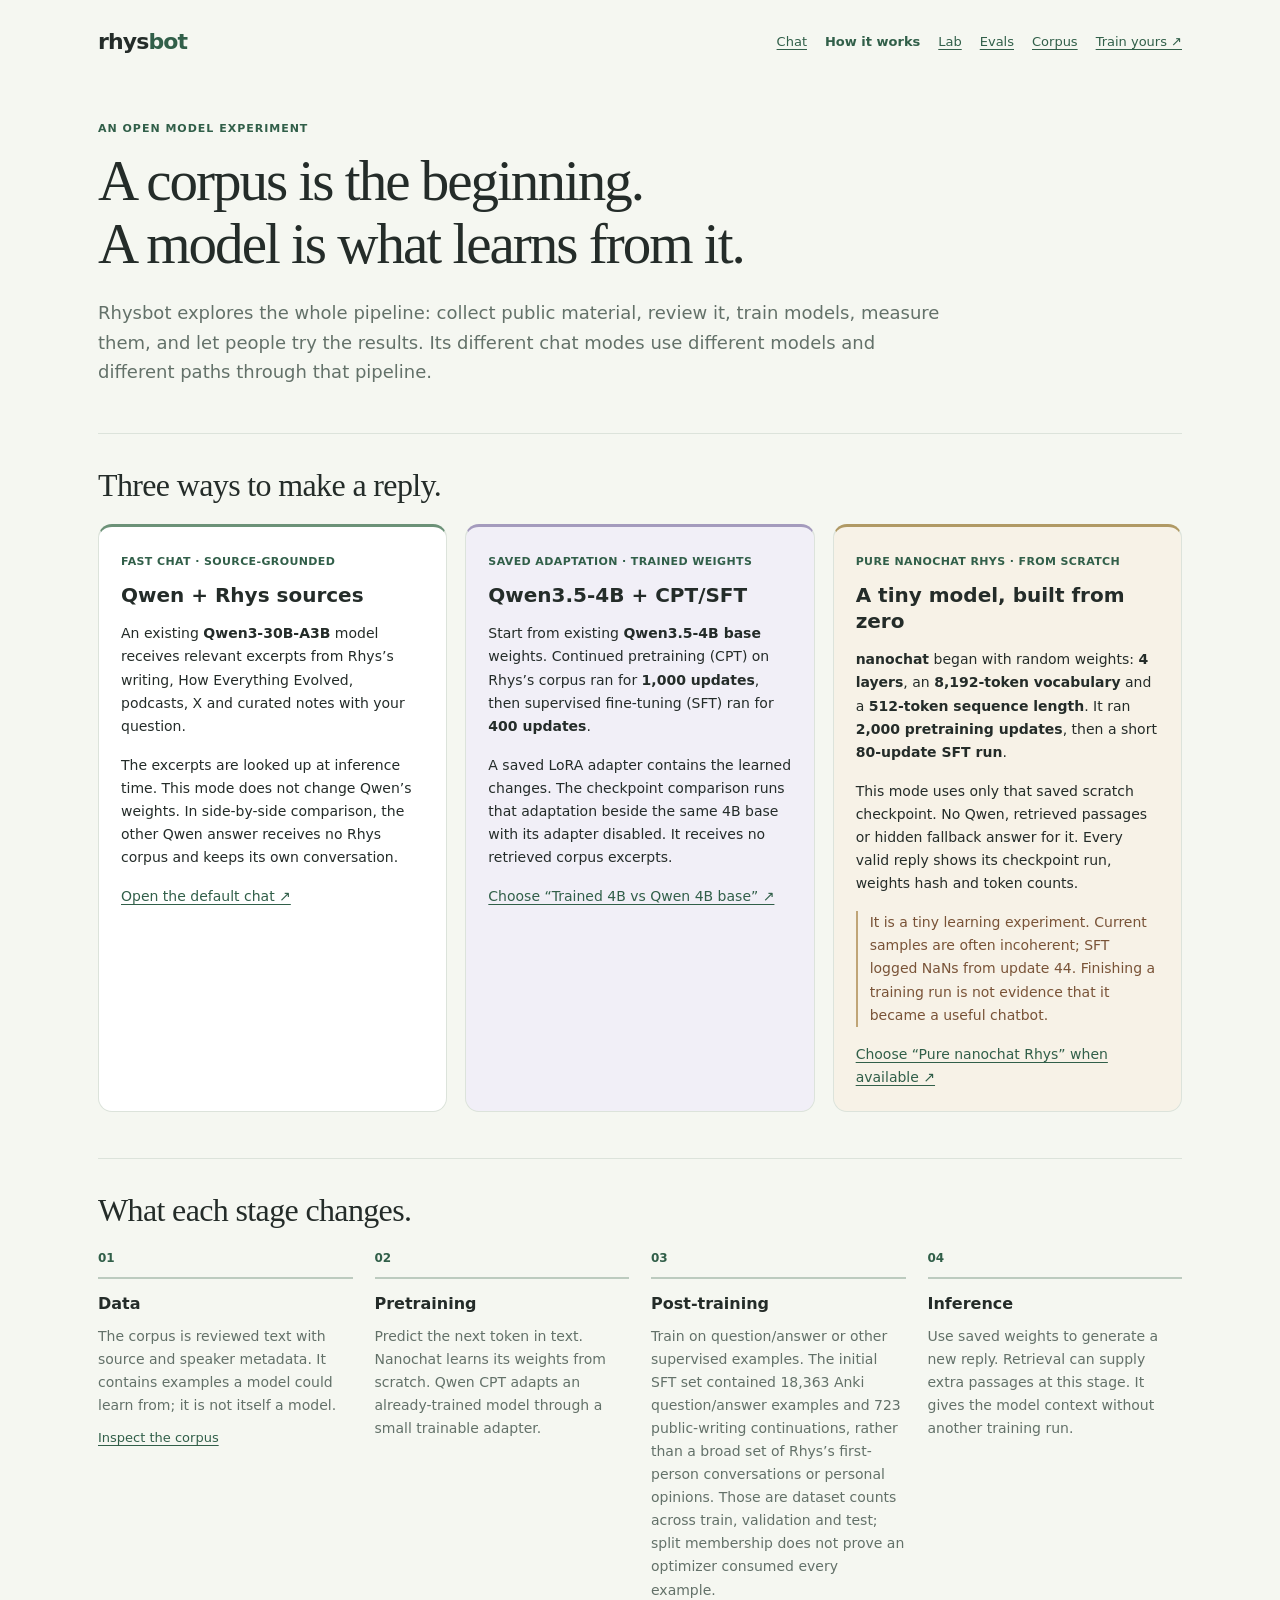
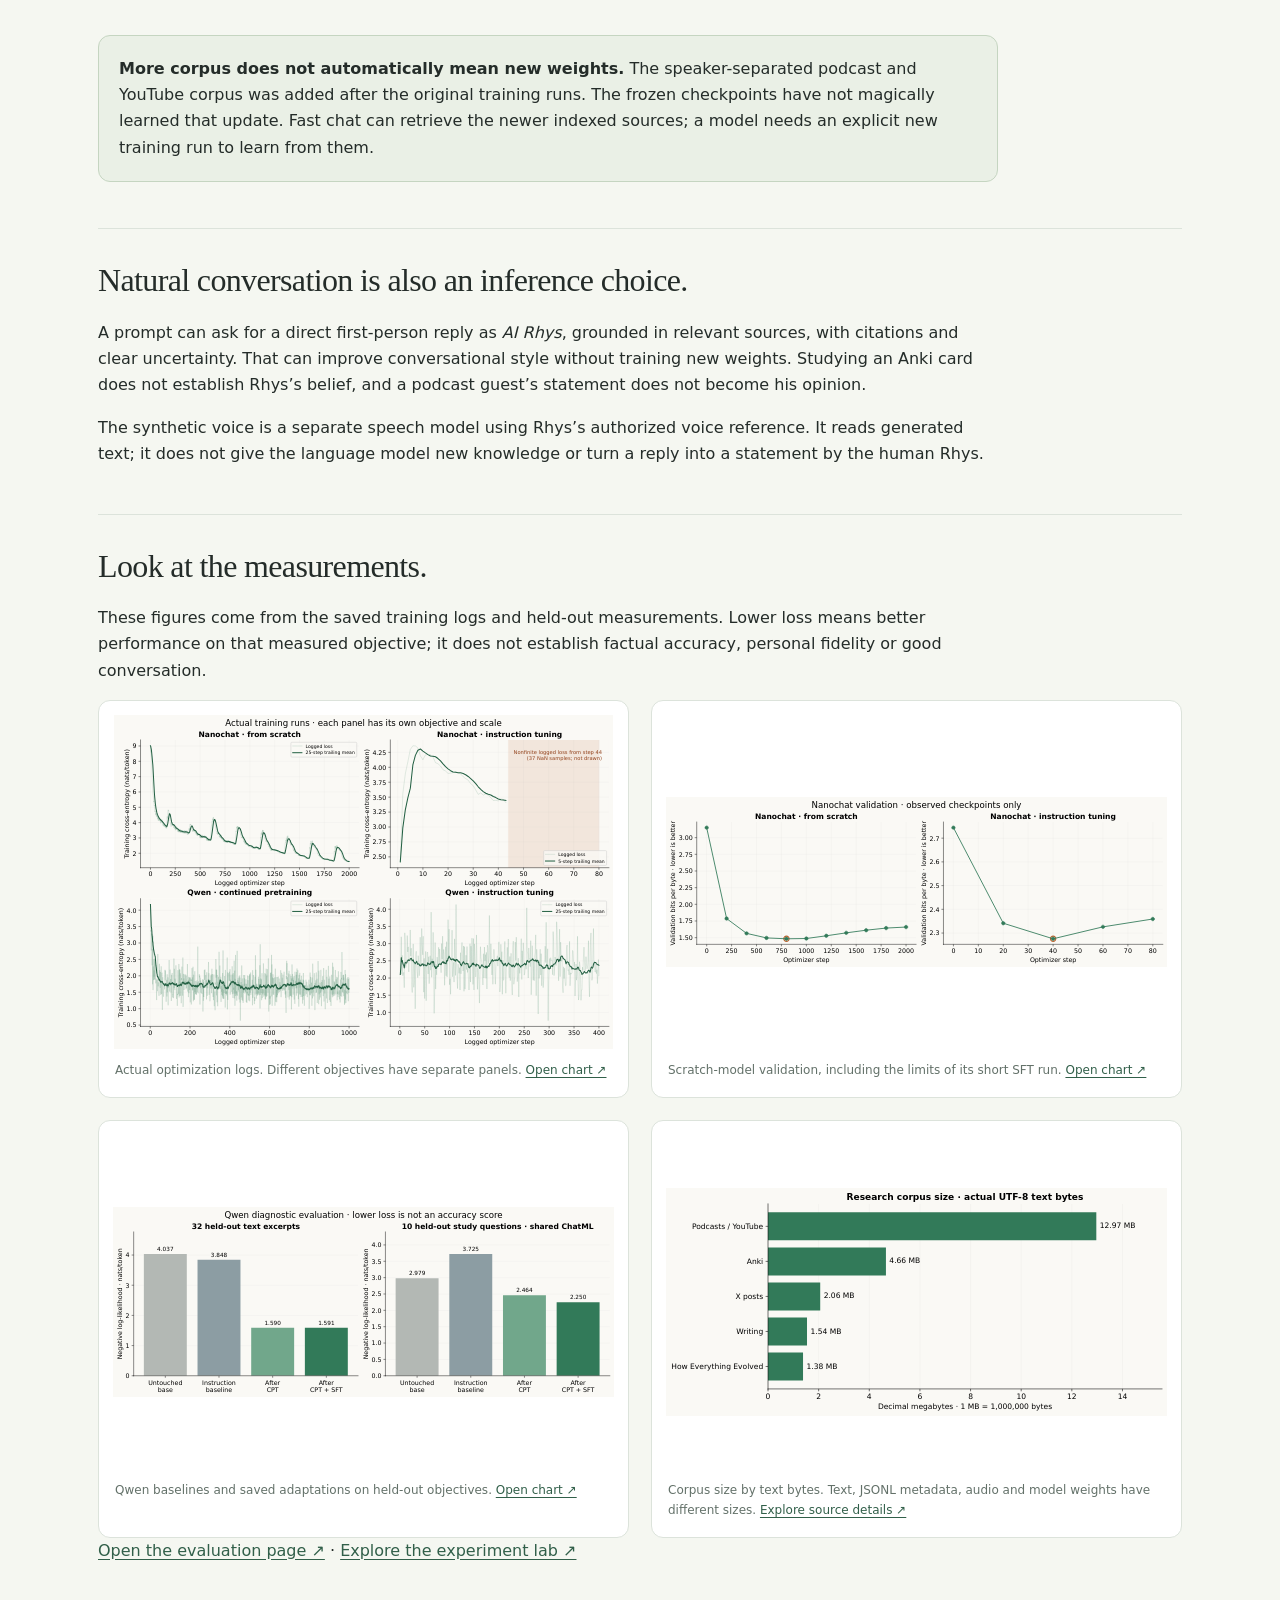
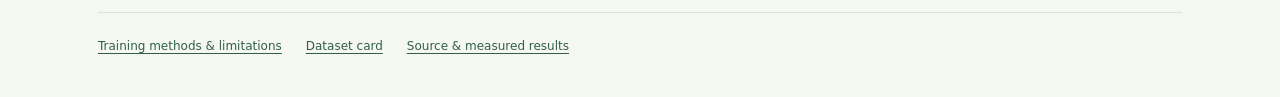
<file: site/learn/index.html>
<!doctype html>
<html lang="en"><head><meta charset="utf-8"><meta name="viewport" content="width=device-width,initial-scale=1"><meta name="referrer" content="no-referrer"><title>How Rhysbot works · Models, corpus and training</title><meta name="description" content="What Rhysbot actually trained, what source retrieval adds, and what the saved models have and have not learned."><link rel="stylesheet" href="./style.css"></head>
<body><main class="shell">
<header><a class="brand" href="/rhysbot/">rhys<span>bot</span></a><nav aria-label="Rhysbot"><a href="/rhysbot/chat/">Chat</a><a href="/rhysbot/learn/" aria-current="page">How it works</a><a href="/rhysbot/lab/">Lab</a><a href="/rhysbot/evals/">Evals</a><a href="/rhysbot/#corpus">Corpus</a><a href="/rhysbot/train/">Train yours ↗</a></nav></header>
<div class="eyebrow">An open model experiment</div><h1>A corpus is the beginning.<br>A model is what learns from it.</h1>
<p class="intro">Rhysbot explores the whole pipeline: collect public material, review it, train models, measure them, and let people try the results. Its different chat modes use different models and different paths through that pipeline.</p>
<section aria-labelledby="models"><h2 id="models">Three ways to make a reply.</h2><div class="models">
<article><span class="tag">Fast chat · source-grounded</span><h3>Qwen + Rhys sources</h3><p>An existing <strong>Qwen3-30B-A3B</strong> model receives relevant excerpts from Rhys’s writing, How Everything Evolved, podcasts, X and curated notes with your question.</p><p>The excerpts are looked up at inference time. This mode does not change Qwen’s weights. In side-by-side comparison, the other Qwen answer receives no Rhys corpus and keeps its own conversation.</p><a href="/rhysbot/chat/">Open the default chat ↗</a></article>
<article><span class="tag">Saved adaptation · trained weights</span><h3>Qwen3.5-4B + CPT/SFT</h3><p>Start from existing <strong>Qwen3.5-4B base</strong> weights. Continued pretraining (CPT) on Rhys’s corpus ran for <strong>1,000 updates</strong>, then supervised fine-tuning (SFT) ran for <strong>400 updates</strong>.</p><p>A saved LoRA adapter contains the learned changes. The checkpoint comparison runs that adaptation beside the same 4B base with its adapter disabled. It receives no retrieved corpus excerpts.</p><a href="/rhysbot/chat/">Choose “Trained 4B vs Qwen 4B base” ↗</a></article>
<article><span class="tag">Pure nanochat Rhys · from scratch</span><h3>A tiny model, built from zero</h3><p><strong>nanochat</strong> began with random weights: <strong>4 layers</strong>, an <strong>8,192-token vocabulary</strong> and a <strong>512-token sequence length</strong>. It ran <strong>2,000 pretraining updates</strong>, then a short <strong>80-update SFT run</strong>.</p><p>This mode uses only that saved scratch checkpoint. No Qwen, retrieved passages or hidden fallback answer for it. Every valid reply shows its checkpoint run, weights hash and token counts.</p><p class="caution">It is a tiny learning experiment. Current samples are often incoherent; SFT logged NaNs from update 44. Finishing a training run is not evidence that it became a useful chatbot.</p><a href="/rhysbot/chat/">Choose “Pure nanochat Rhys” when available ↗</a></article>
</div></section>
<section aria-labelledby="pipeline"><h2 id="pipeline">What each stage changes.</h2><ol class="pipeline">
<li><strong>Data</strong><p>The corpus is reviewed text with source and speaker metadata. It contains examples a model could learn from; it is not itself a model.</p><a href="/rhysbot/#corpus">Inspect the corpus</a></li>
<li><strong>Pretraining</strong><p>Predict the next token in text. Nanochat learns its weights from scratch. Qwen CPT adapts an already-trained model through a small trainable adapter.</p></li>
<li><strong>Post-training</strong><p>Train on question/answer or other supervised examples. The initial SFT set contained 18,363 Anki question/answer examples and 723 public-writing continuations, rather than a broad set of Rhys’s first-person conversations or personal opinions. Those are dataset counts across train, validation and test; split membership does not prove an optimizer consumed every example.</p></li>
<li><strong>Inference</strong><p>Use saved weights to generate a new reply. Retrieval can supply extra passages at this stage. It gives the model context without another training run.</p></li>
</ol><p class="callout"><strong>More corpus does not automatically mean new weights.</strong> The speaker-separated podcast and YouTube corpus was added after the original training runs. The frozen checkpoints have not magically learned that update. Fast chat can retrieve the newer indexed sources; a model needs an explicit new training run to learn from them.</p></section>
<section aria-labelledby="voice"><h2 id="voice">Natural conversation is also an inference choice.</h2><p>A prompt can ask for a direct first-person reply as <em>AI Rhys</em>, grounded in relevant sources, with citations and clear uncertainty. That can improve conversational style without training new weights. Studying an Anki card does not establish Rhys’s belief, and a podcast guest’s statement does not become his opinion.</p><p>The synthetic voice is a separate speech model using Rhys’s authorized voice reference. It reads generated text; it does not give the language model new knowledge or turn a reply into a statement by the human Rhys.</p></section>
<section aria-labelledby="measured"><h2 id="measured">Look at the measurements.</h2><p>These figures come from the saved training logs and held-out measurements. Lower loss means better performance on that measured objective; it does not establish factual accuracy, personal fidelity or good conversation.</p><div class="figures">
<figure><a href="../charts/training-loss.svg"><img src="../charts/training-loss.svg" loading="lazy" alt="Measured training losses, separated by model and objective"></a><figcaption>Actual optimization logs. Different objectives have separate panels. <a href="../charts/training-loss.svg">Open chart ↗</a></figcaption></figure>
<figure><a href="../charts/nanochat-validation.svg"><img src="../charts/nanochat-validation.svg" loading="lazy" alt="Nanochat held-out validation measurements"></a><figcaption>Scratch-model validation, including the limits of its short SFT run. <a href="../charts/nanochat-validation.svg">Open chart ↗</a></figcaption></figure>
<figure><a href="../charts/qwen-evaluation.svg"><img src="../charts/qwen-evaluation.svg" loading="lazy" alt="Held-out comparison of Qwen base, adapted and instruction models"></a><figcaption>Qwen baselines and saved adaptations on held-out objectives. <a href="../charts/qwen-evaluation.svg">Open chart ↗</a></figcaption></figure>
<figure><a href="../charts/corpus-bytes.svg"><img src="../charts/corpus-bytes.svg" loading="lazy" alt="Corpus text bytes by collection"></a><figcaption>Corpus size by text bytes. Text, JSONL metadata, audio and model weights have different sizes. <a href="/rhysbot/#corpus">Explore source details ↗</a></figcaption></figure>
</div><p><a href="/rhysbot/evals/">Open the evaluation page ↗</a> · <a href="/rhysbot/lab/">Explore the experiment lab ↗</a></p></section>
<footer><a href="https://github.com/Rhys-Lindmark/rhysbot/blob/main/docs/training.md">Training methods &amp; limitations</a><a href="https://github.com/Rhys-Lindmark/rhysbot/blob/main/docs/DATASET_CARD.md">Dataset card</a><a href="https://github.com/Rhys-Lindmark/rhysbot">Source &amp; measured results</a></footer>
</main></body></html>
</file>
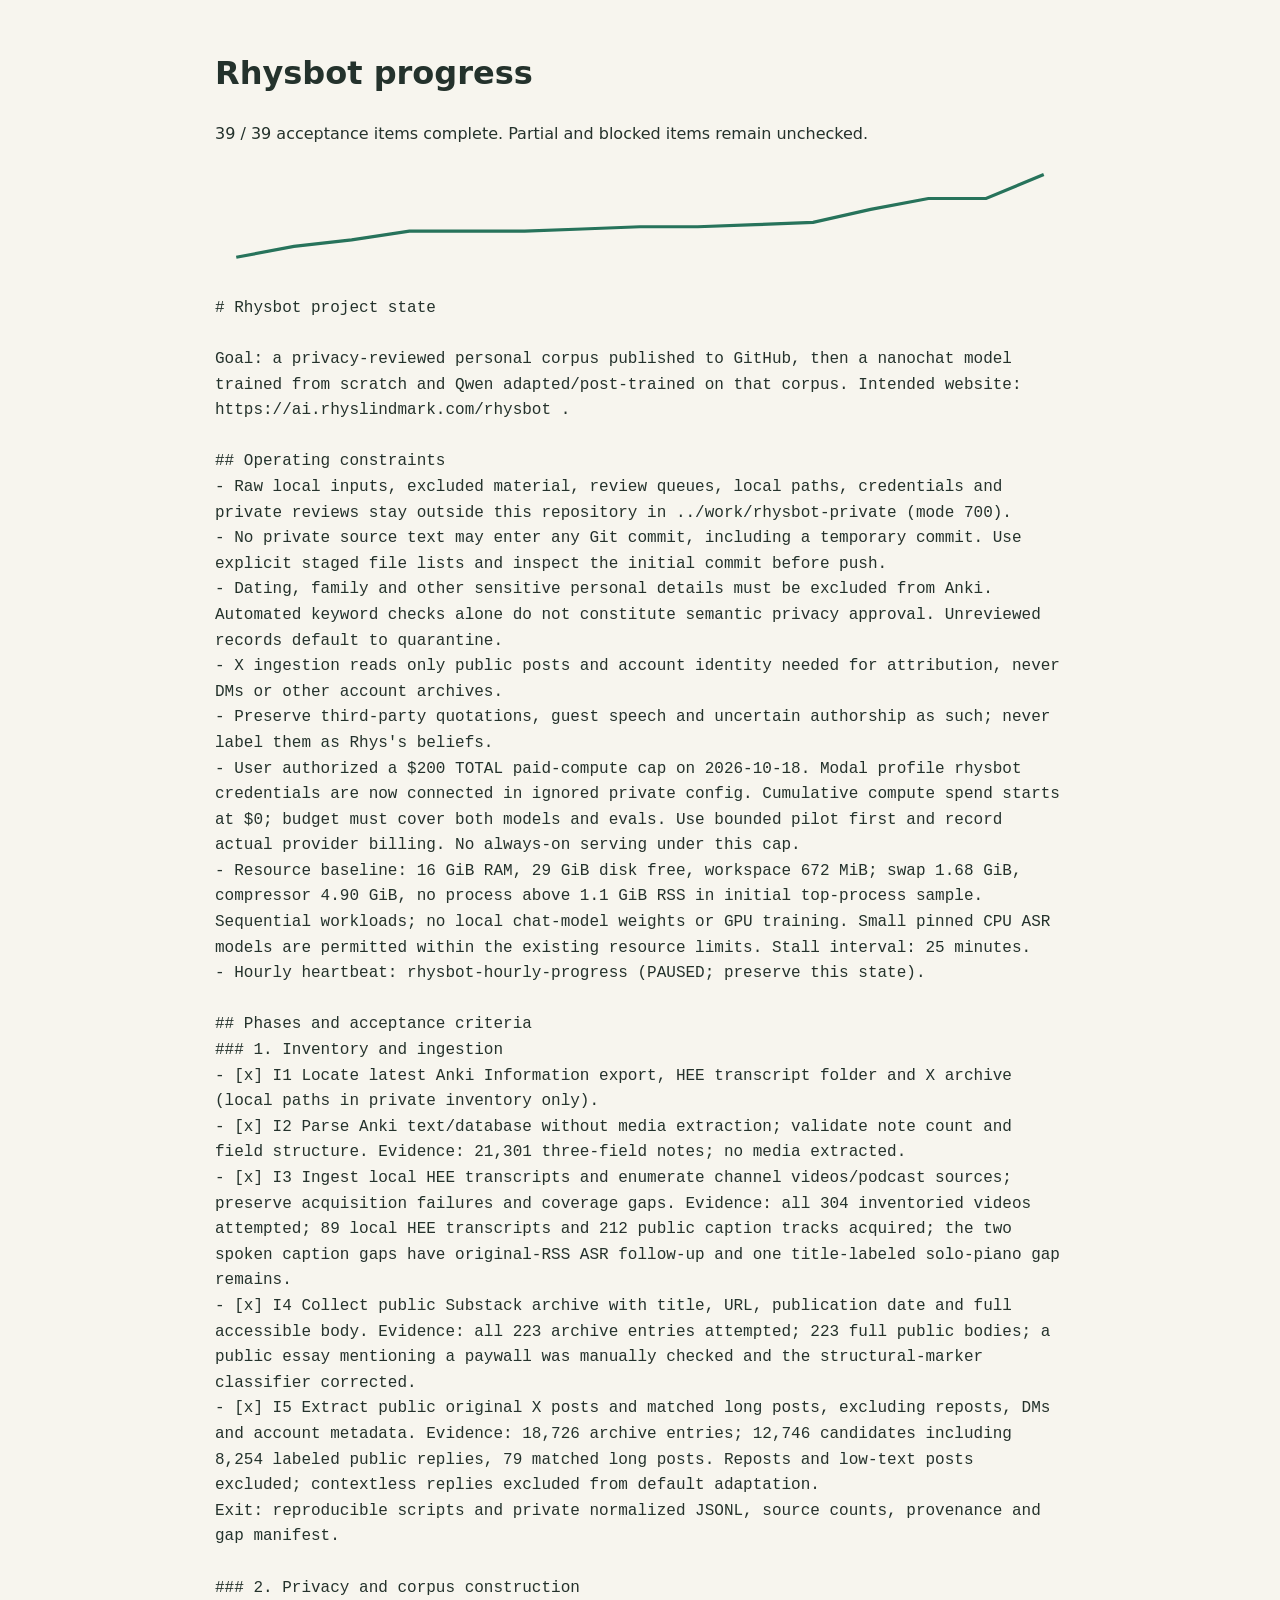
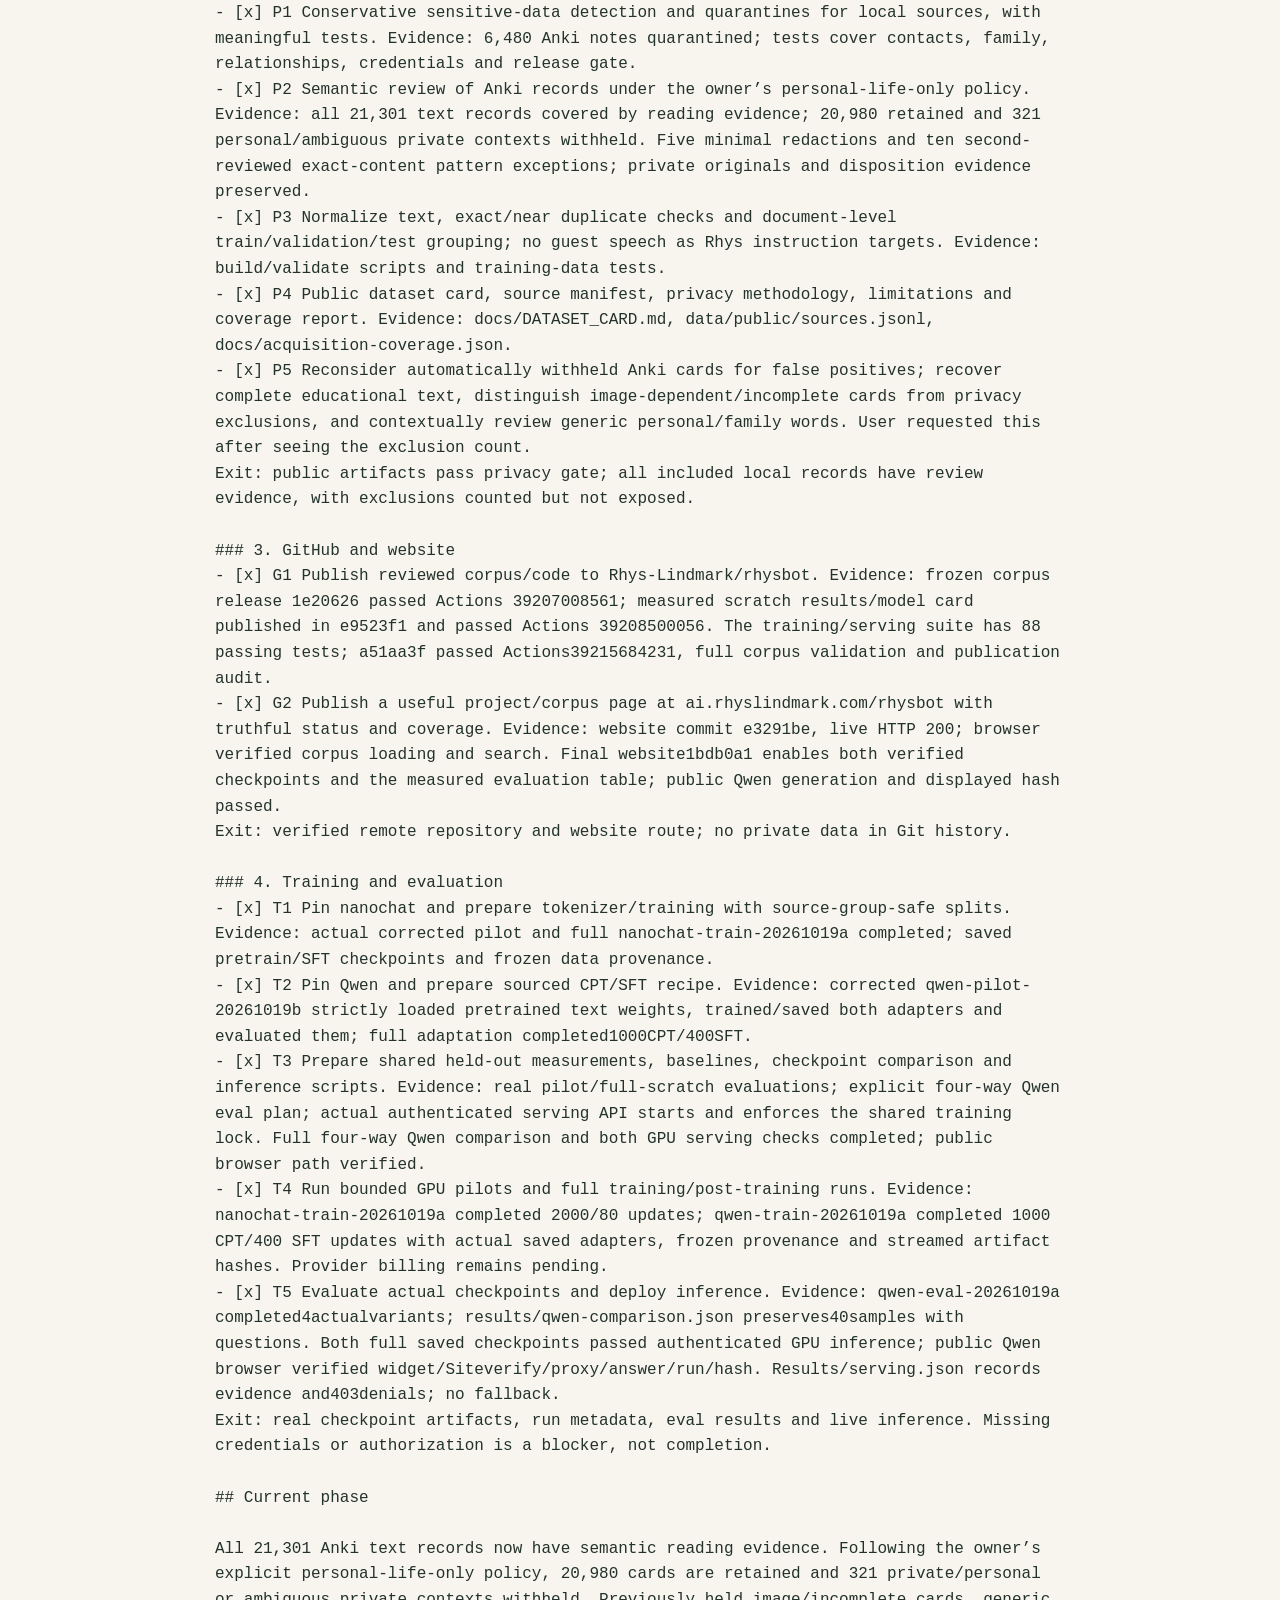
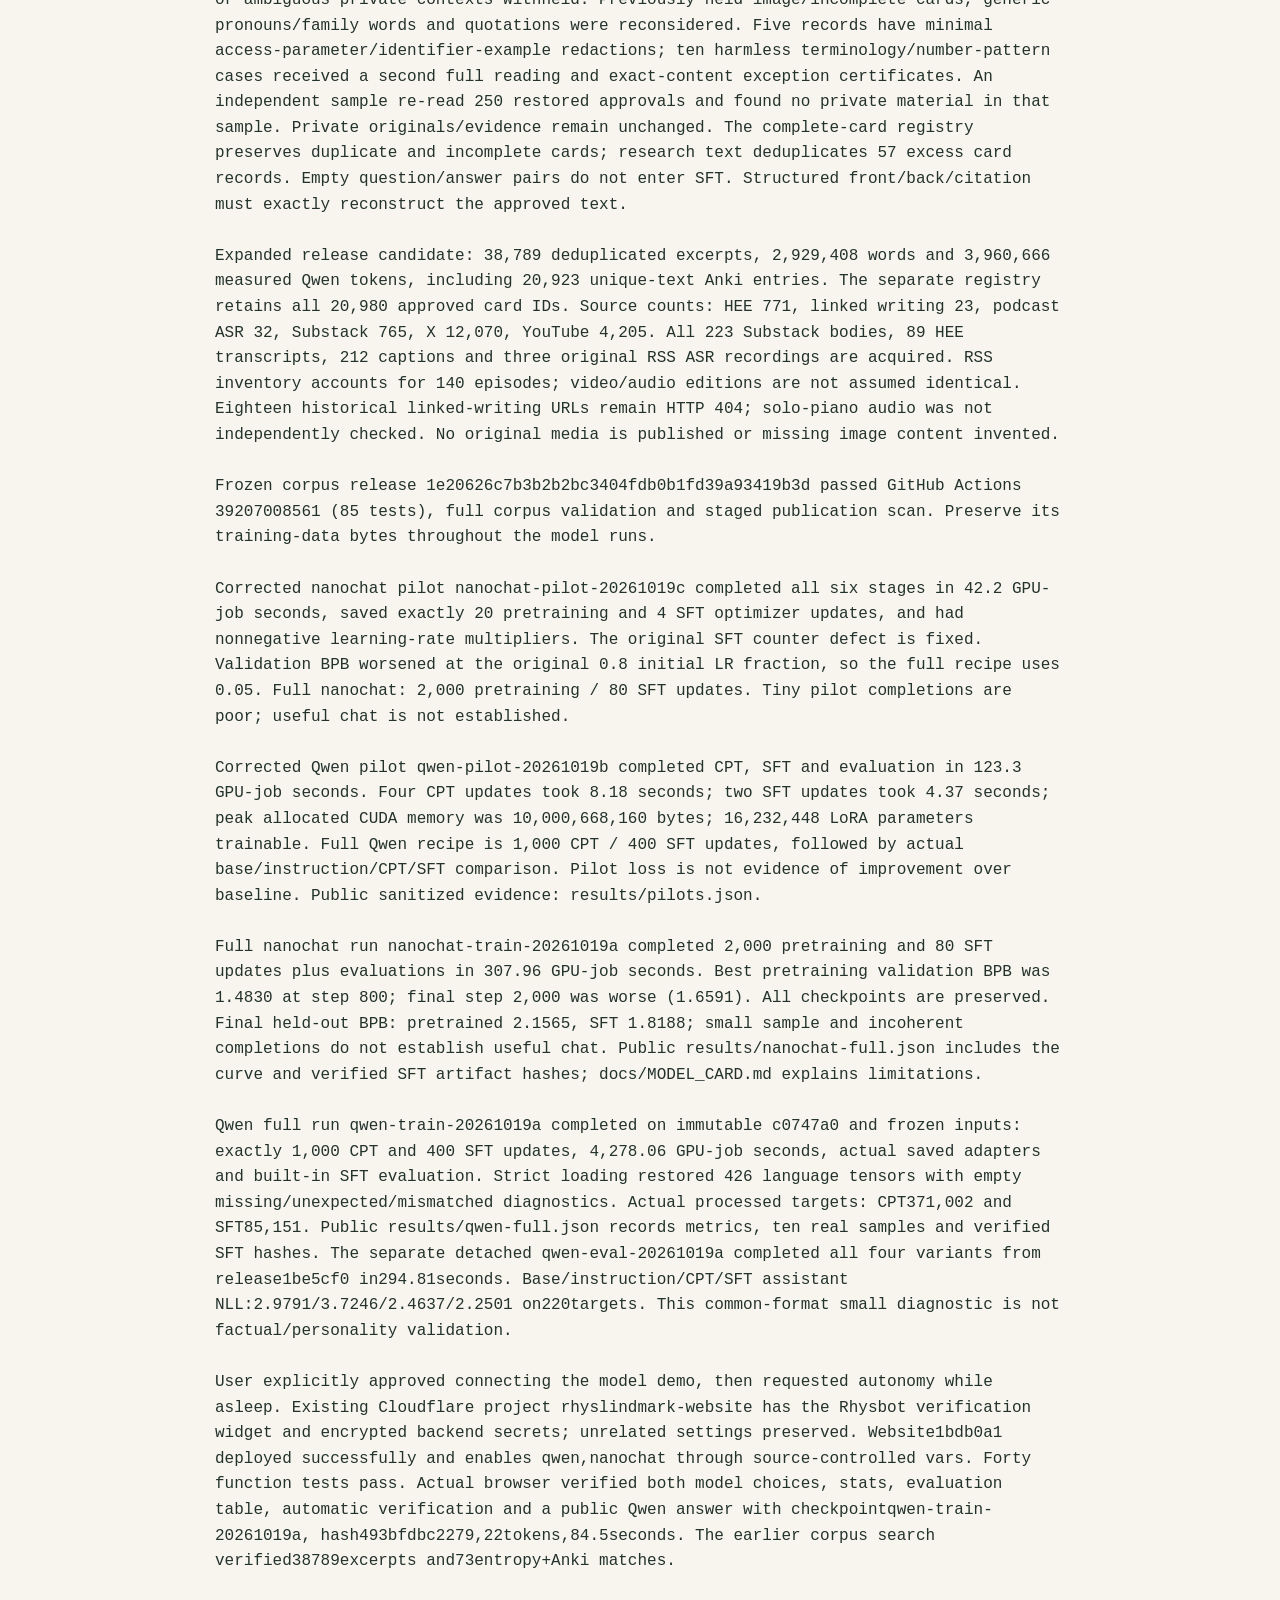
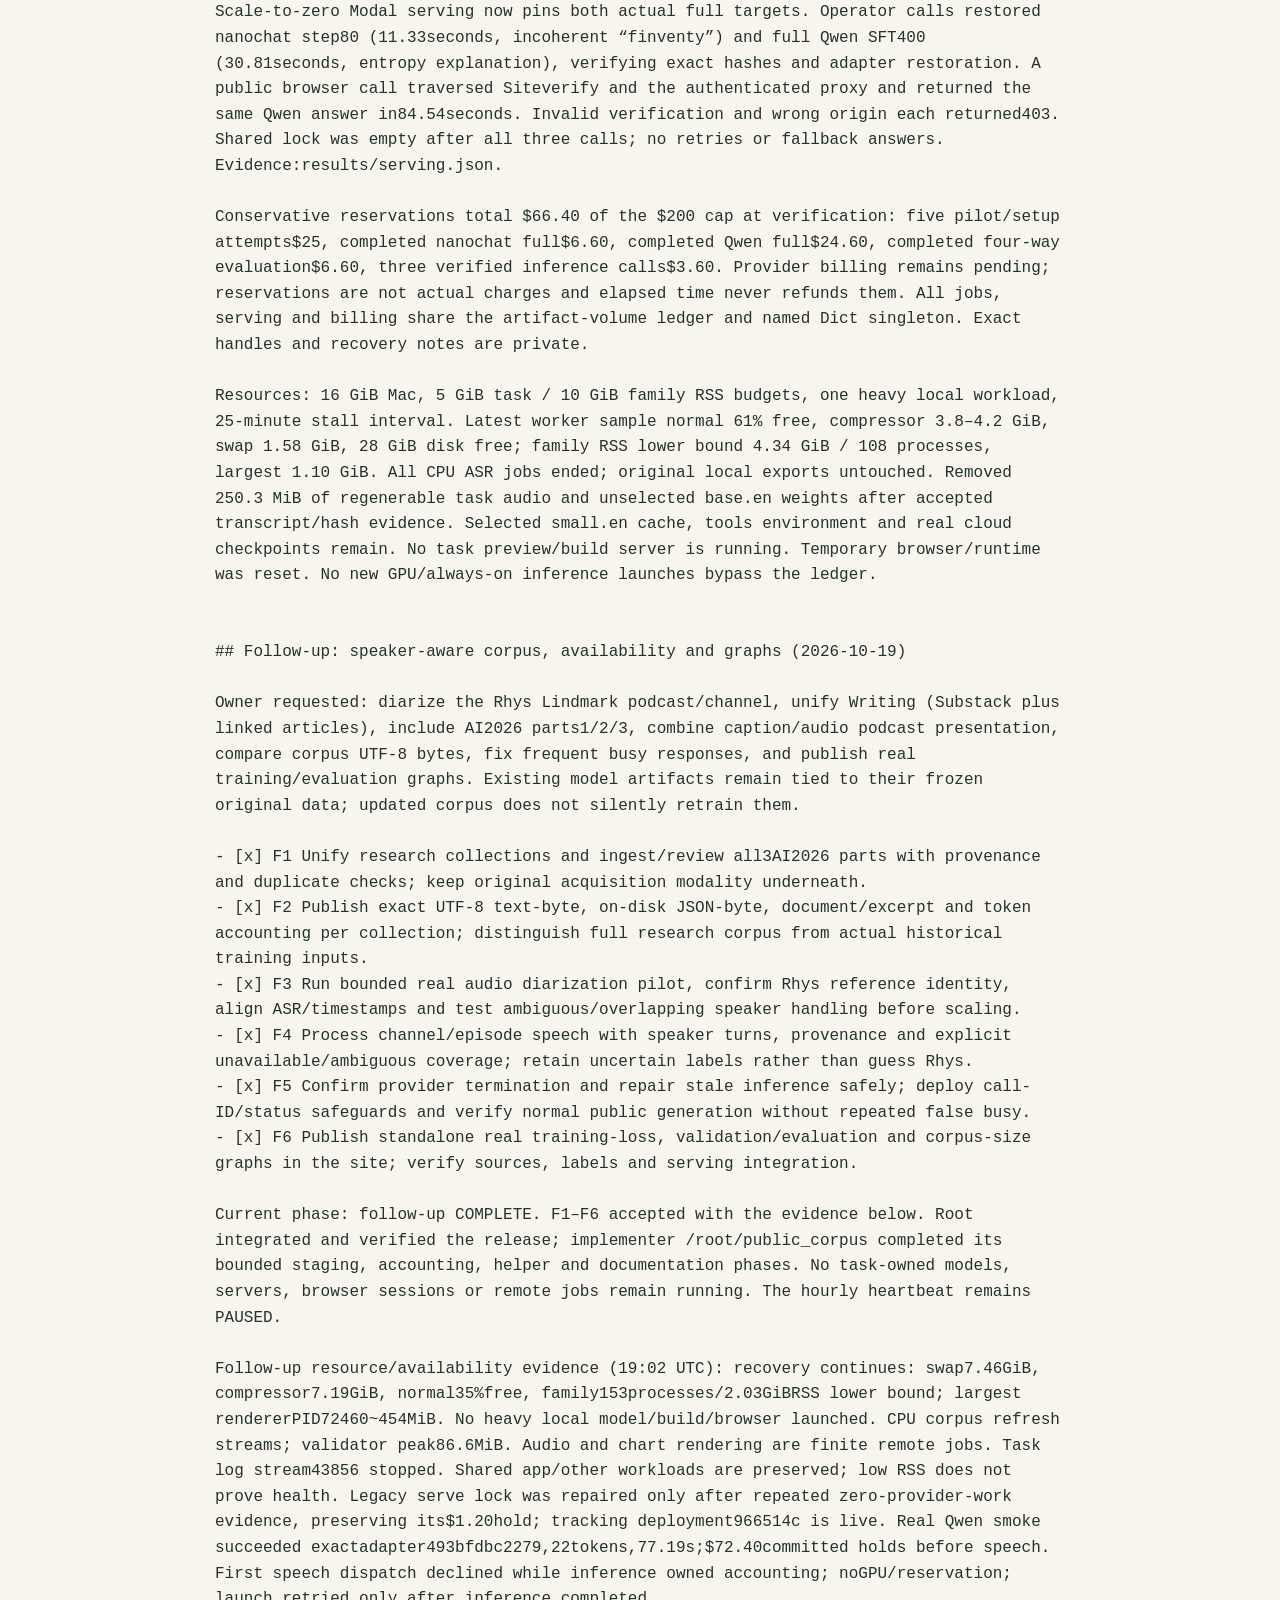
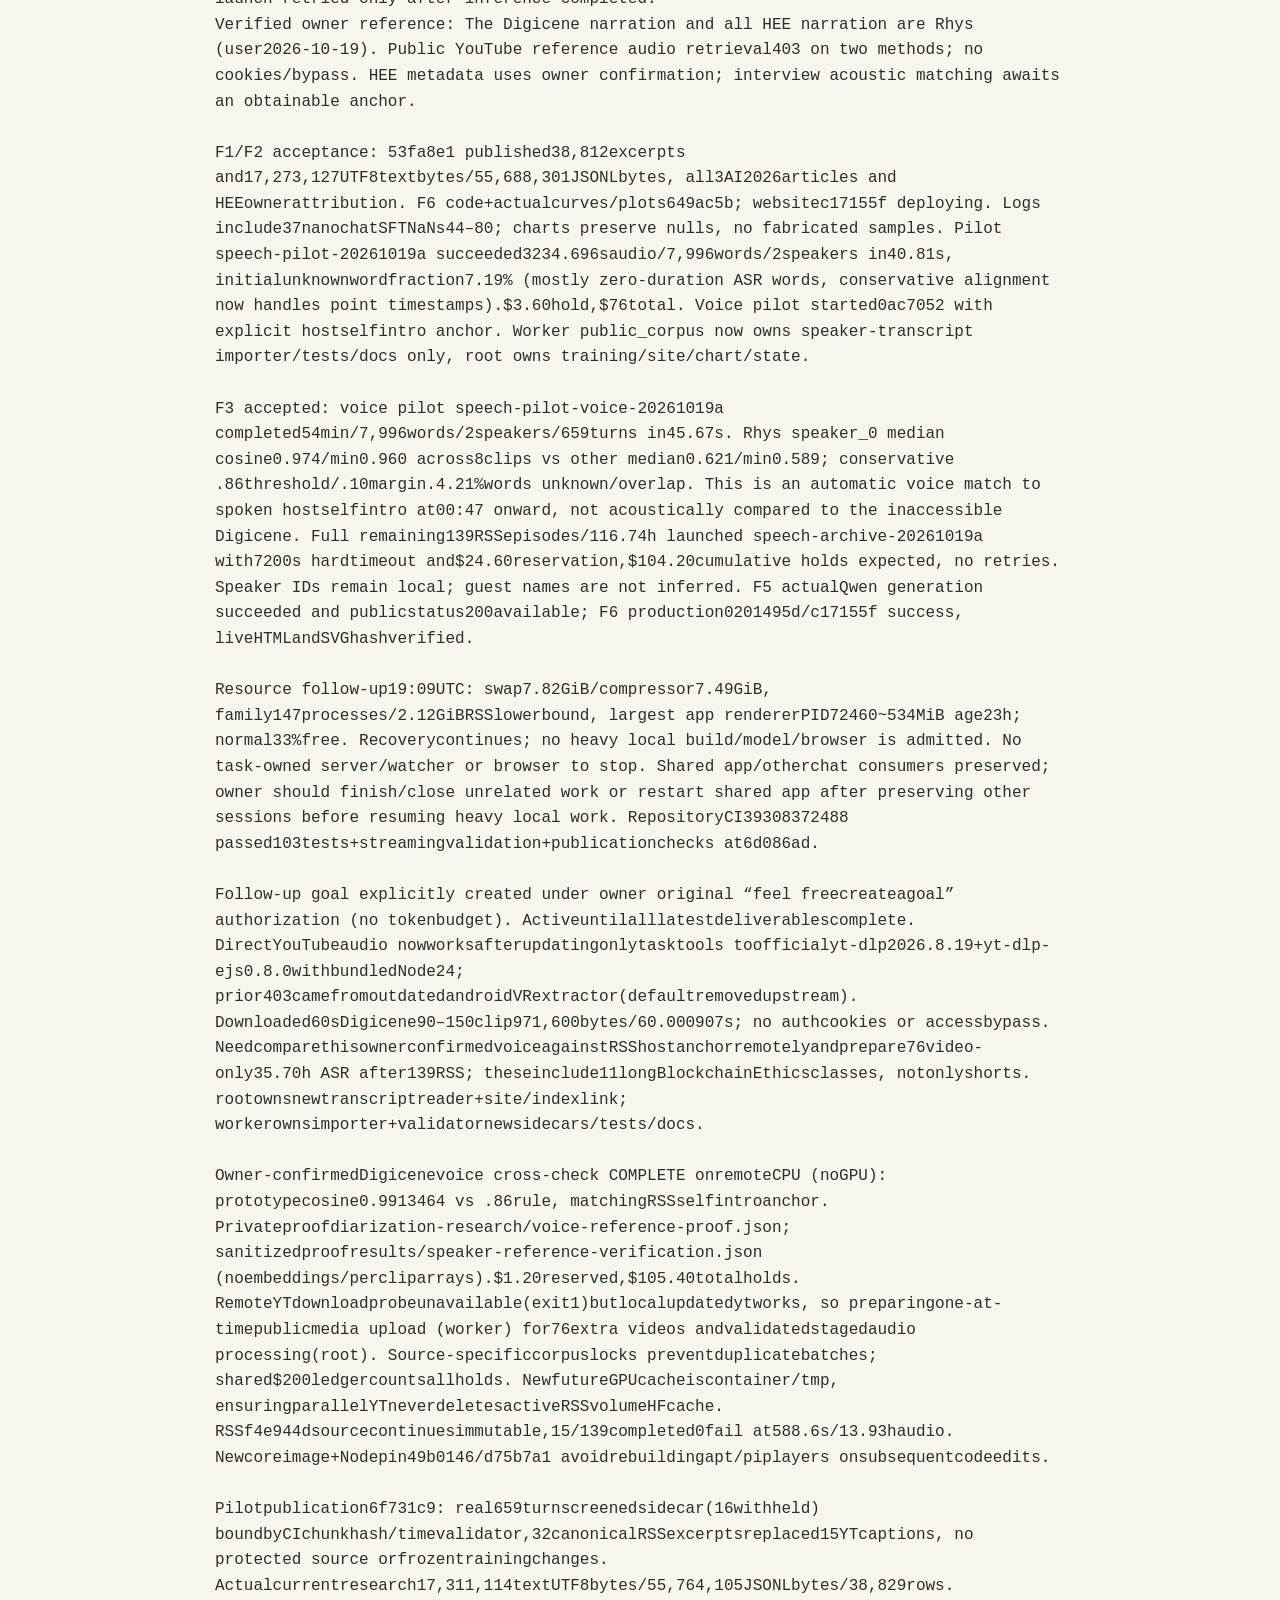
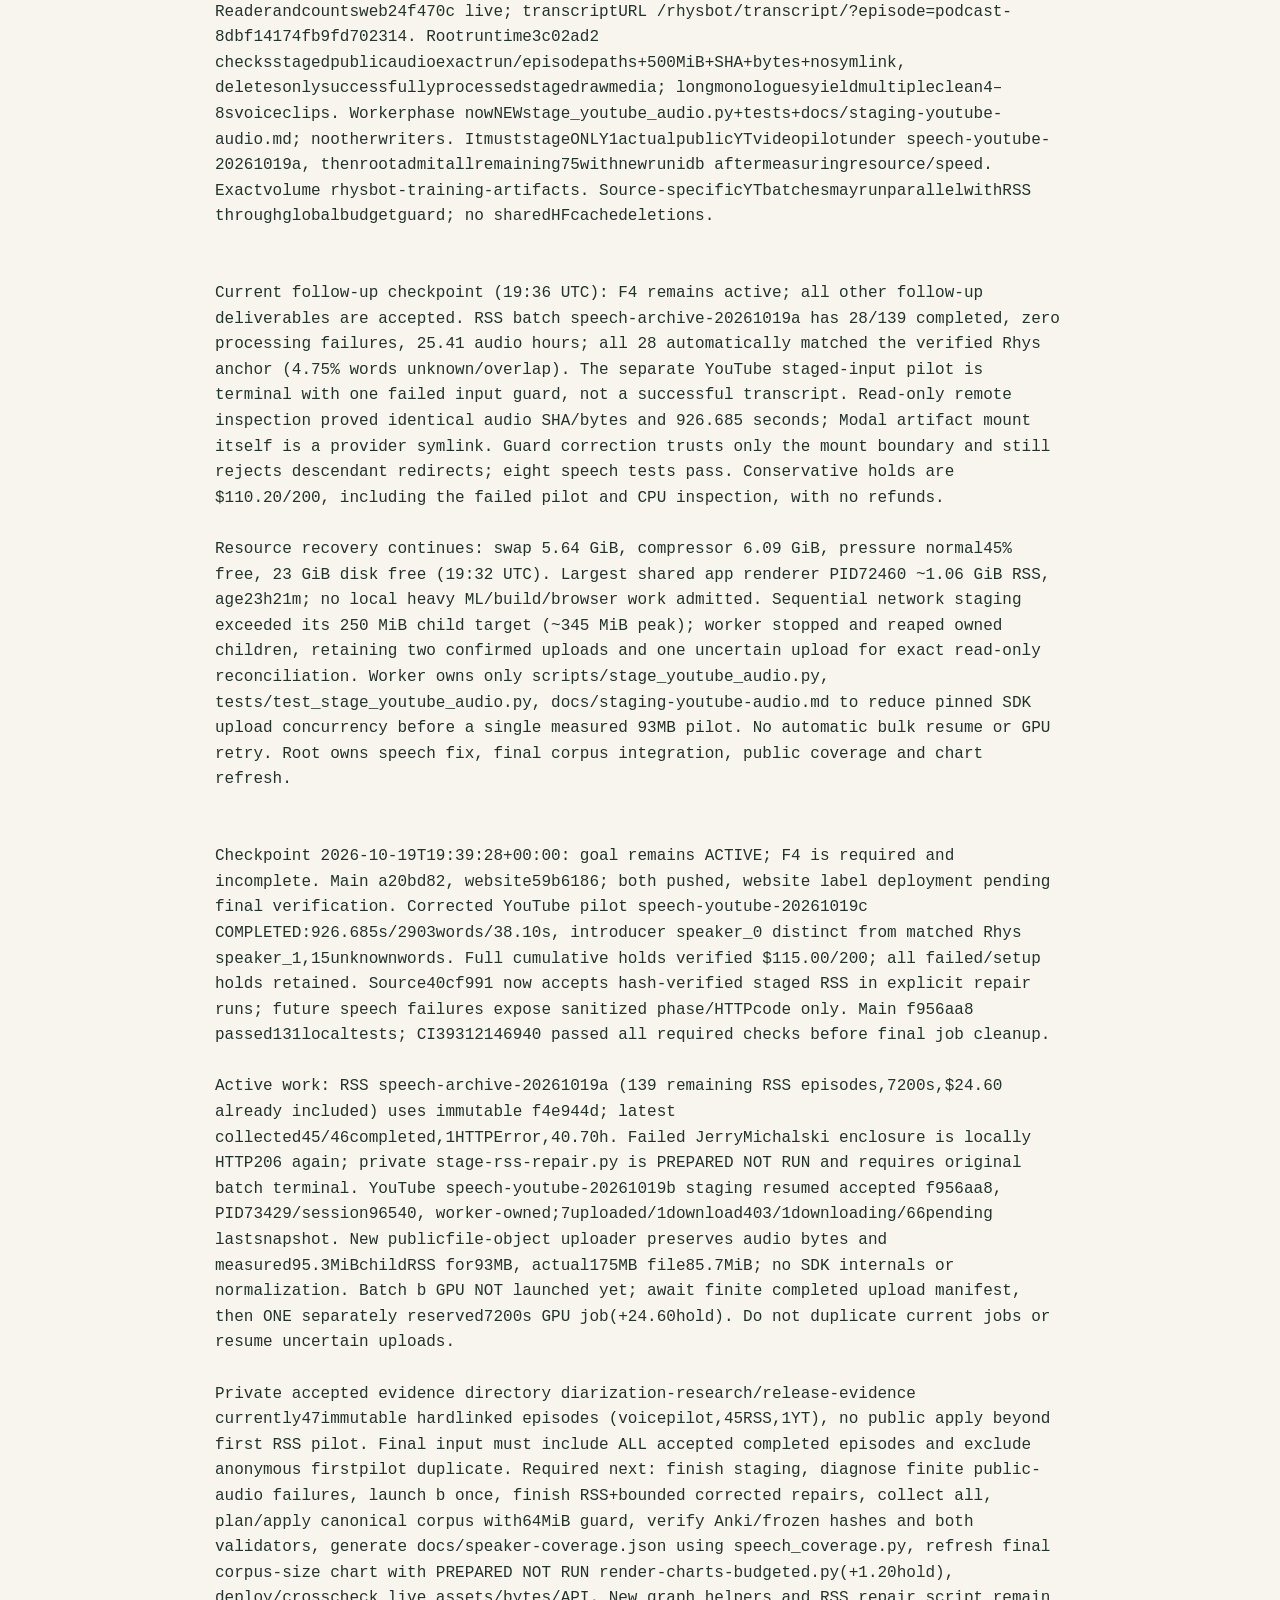
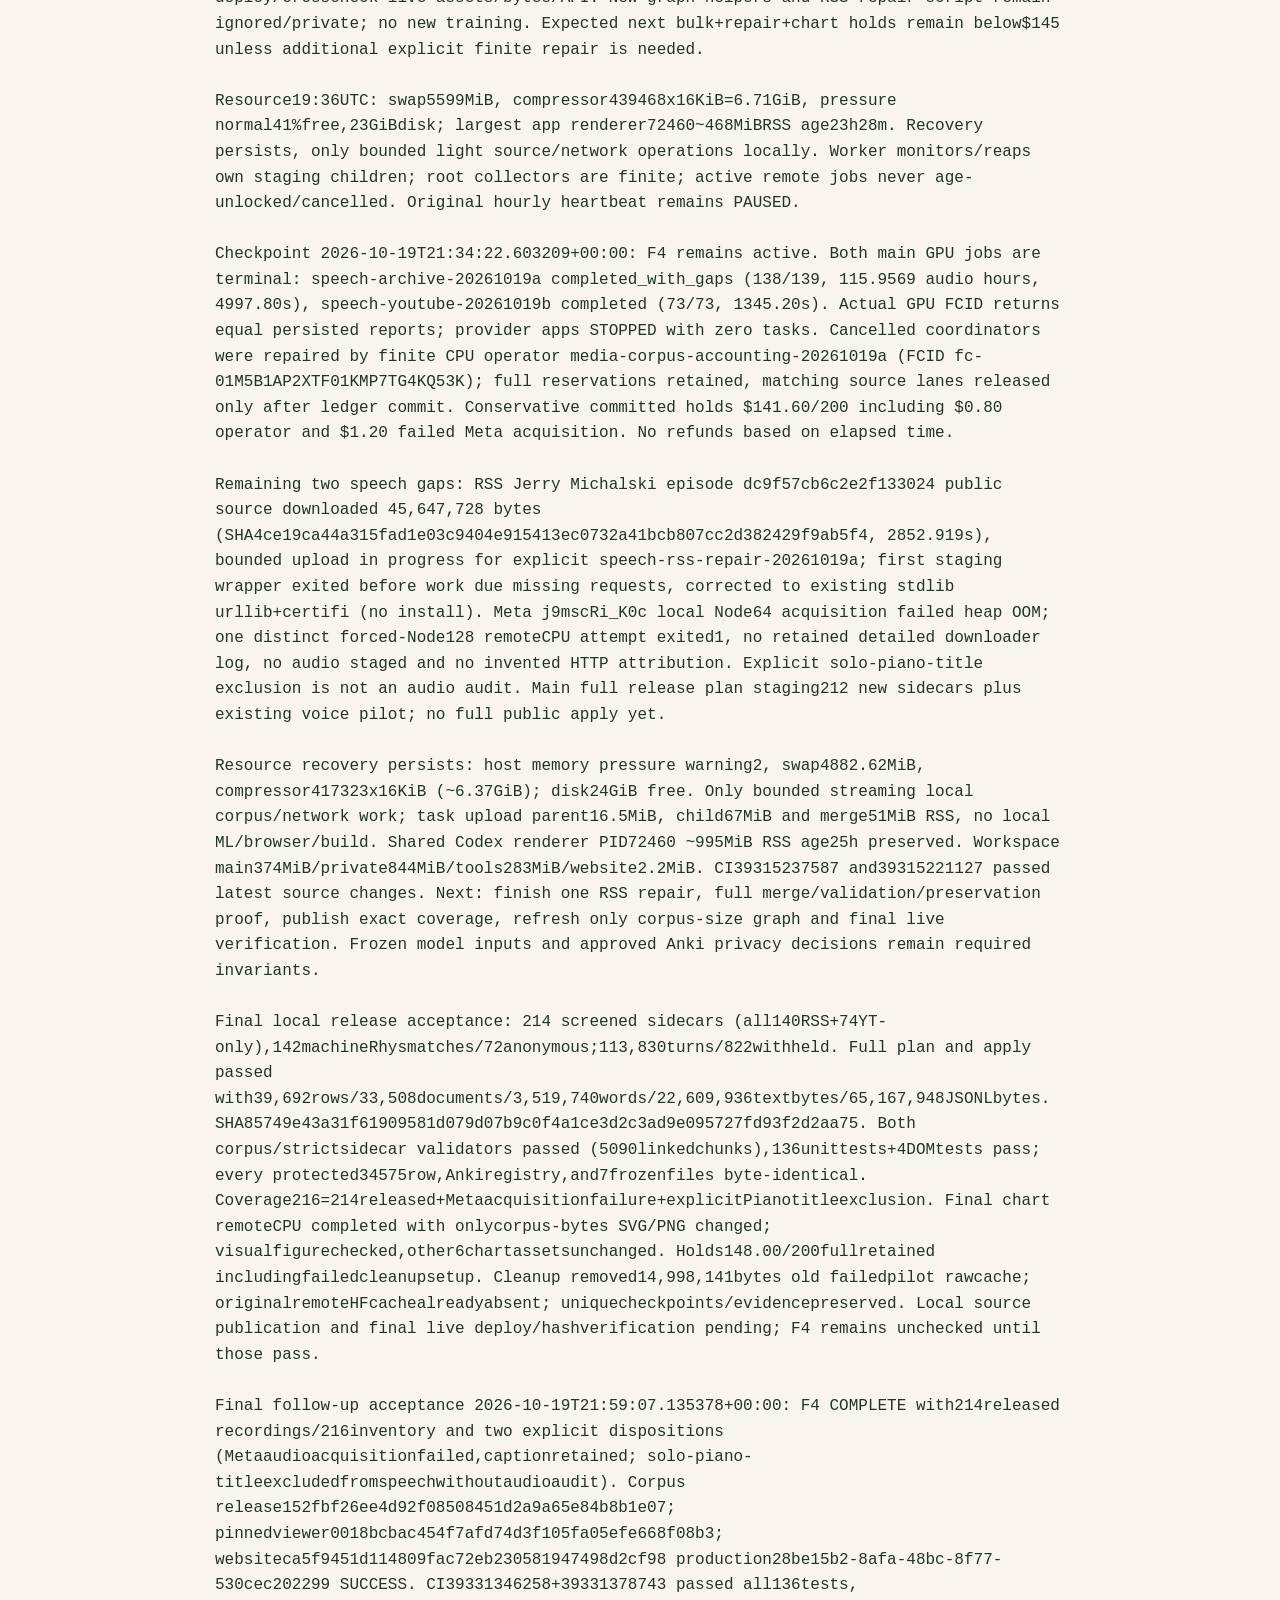
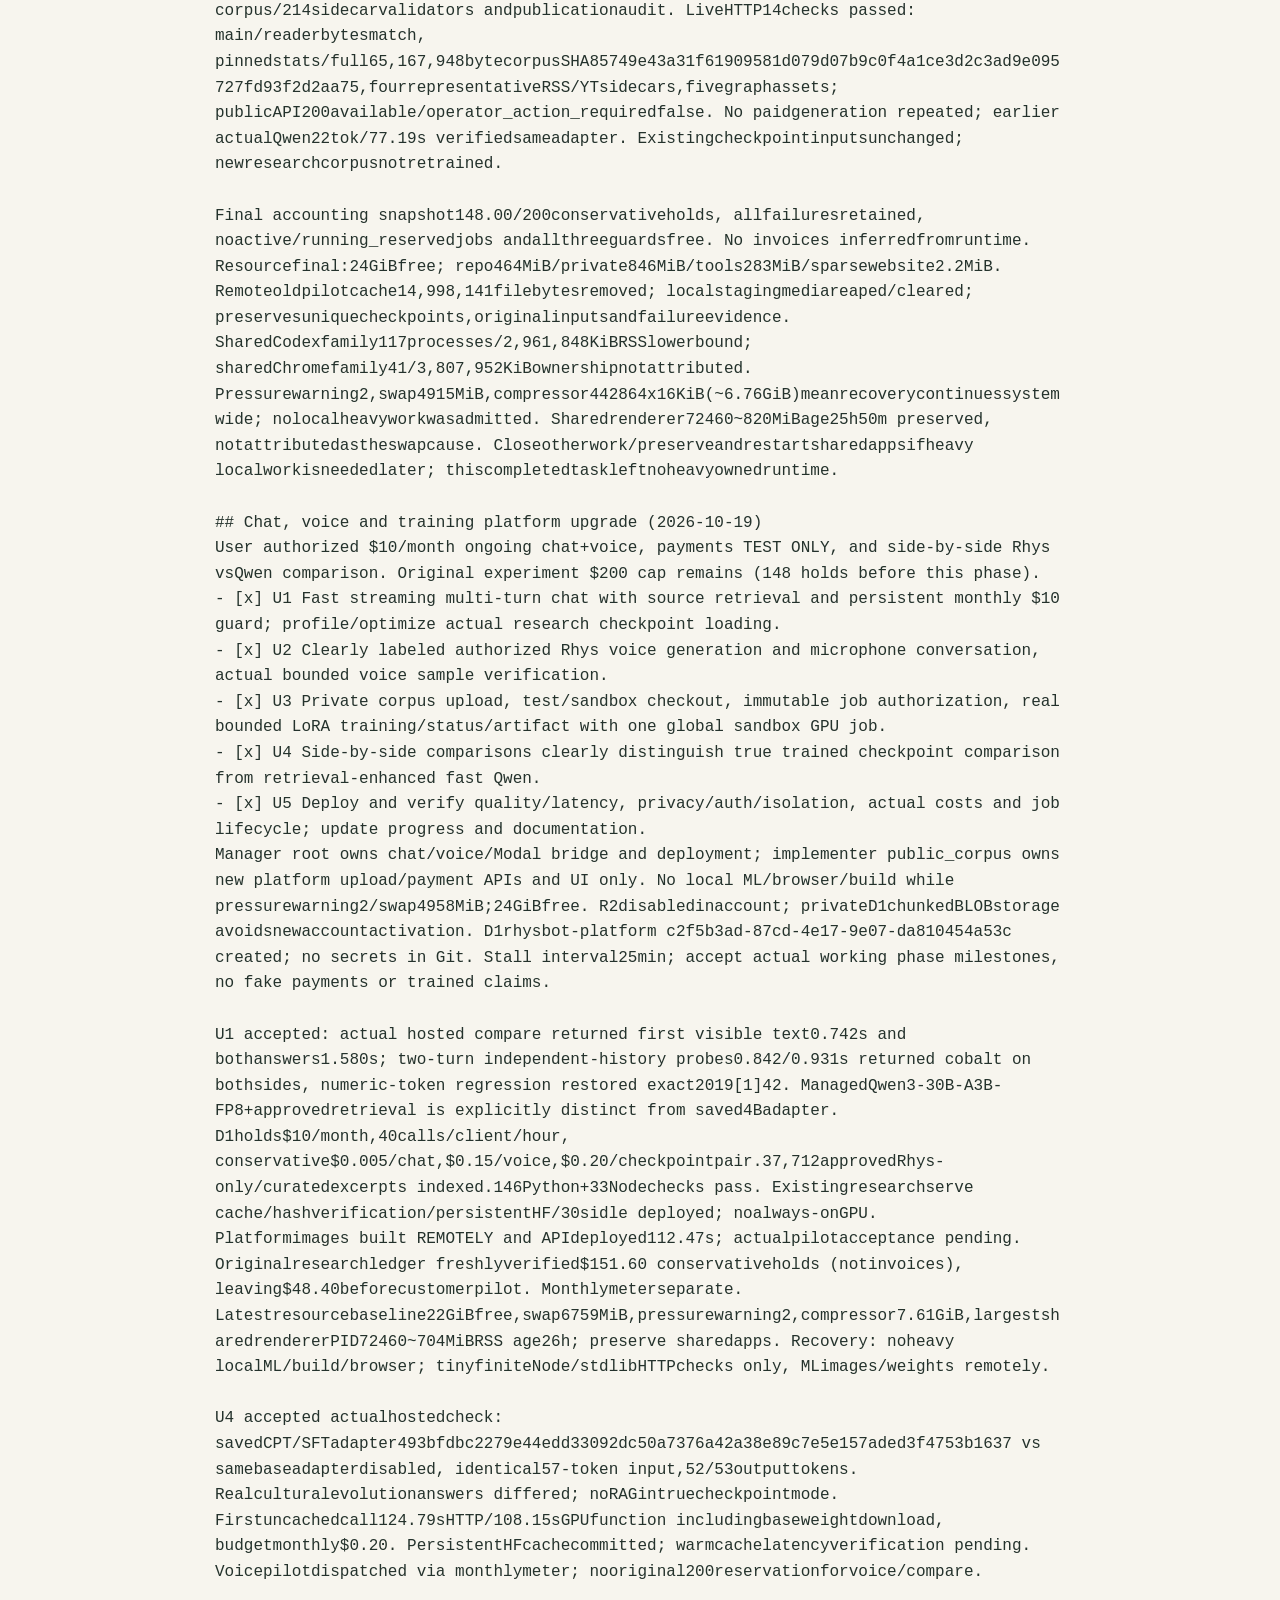
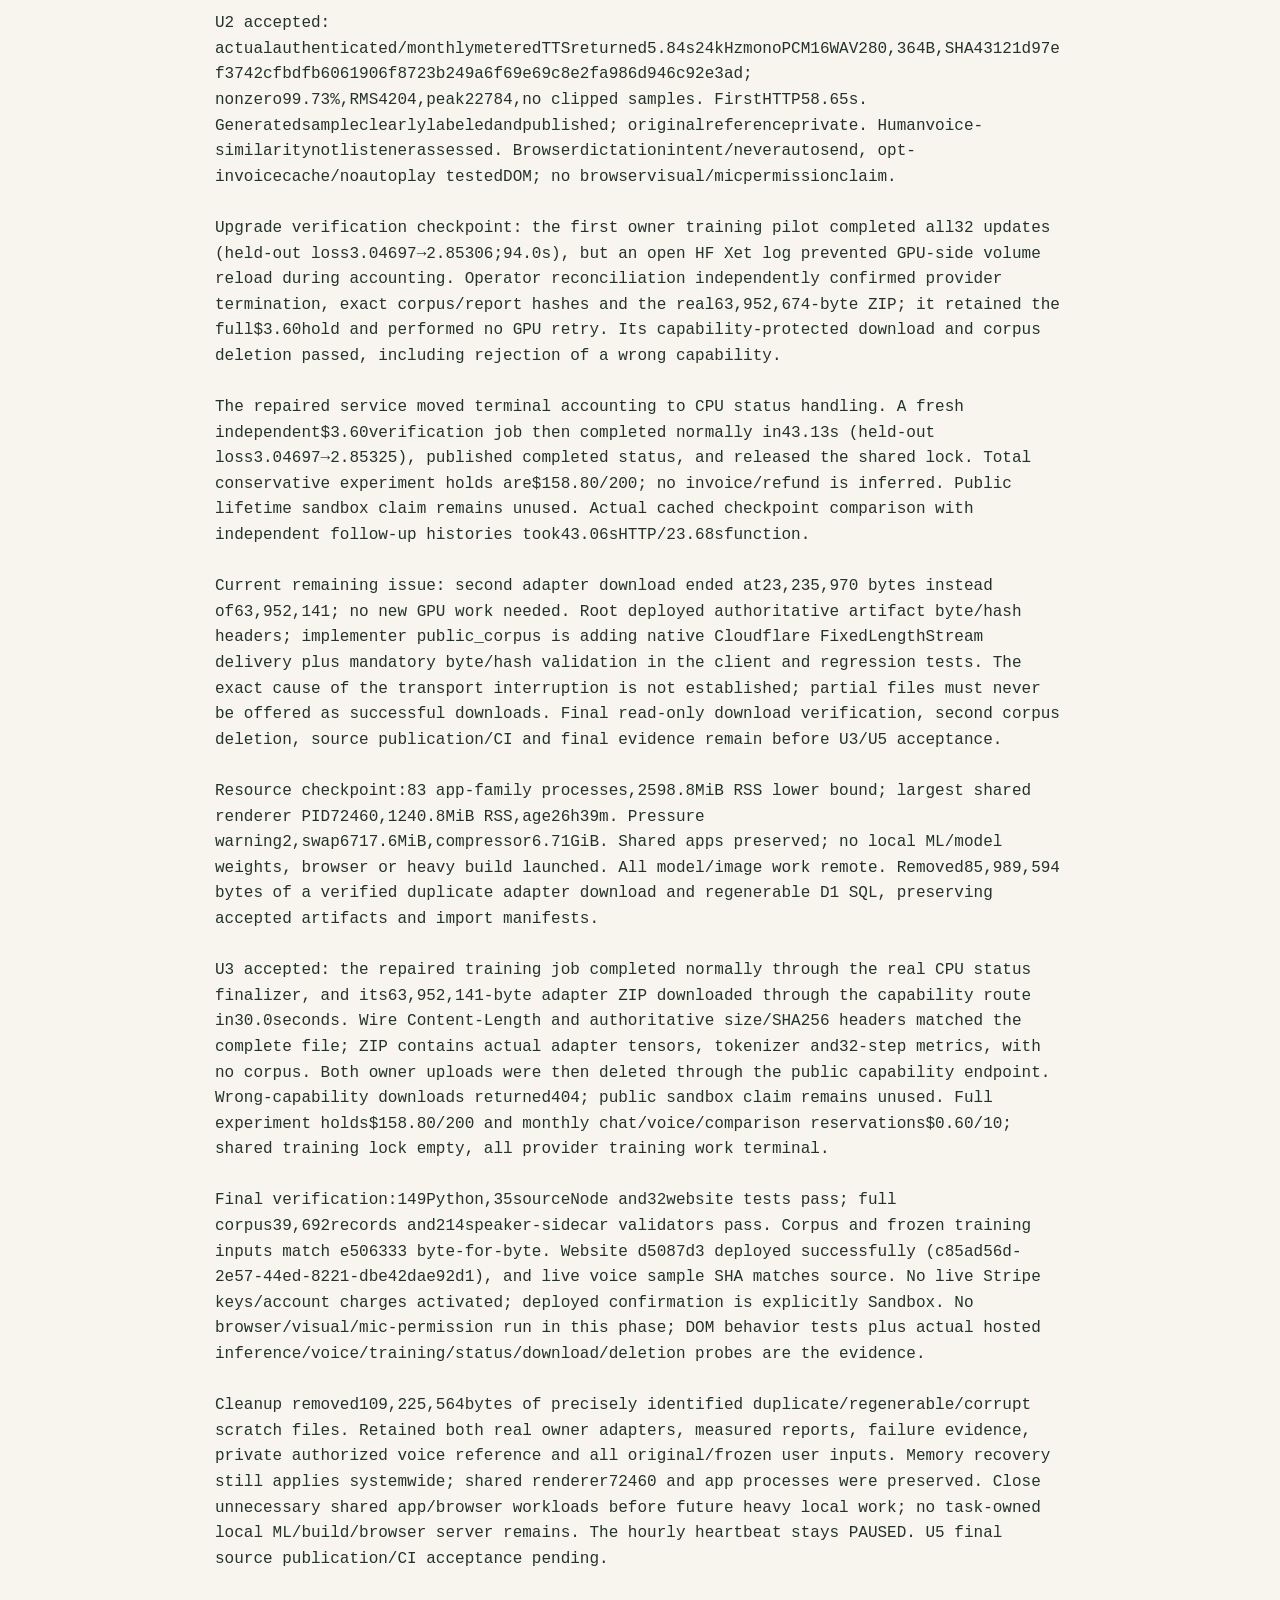
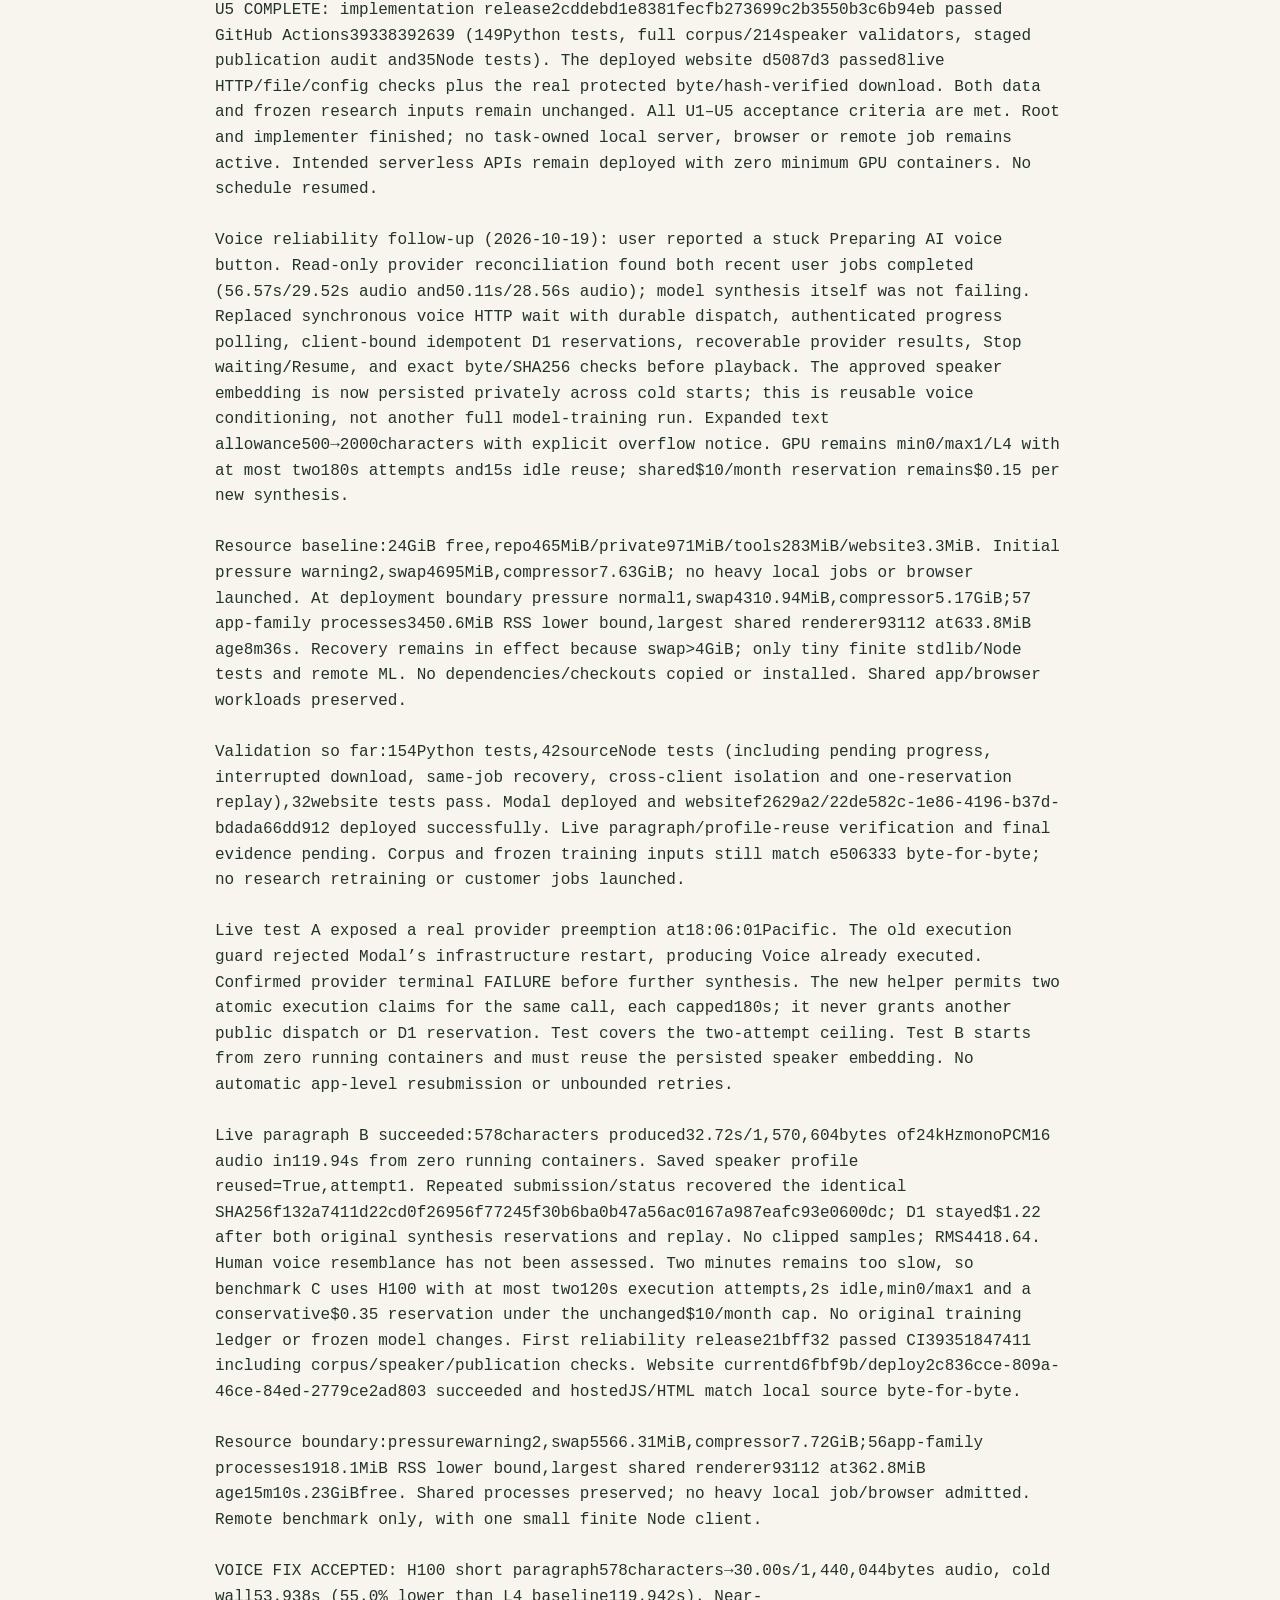
<file: progress.html>
<!doctype html><html lang="en"><meta charset="utf-8"><meta name="viewport" content="width=device-width,initial-scale=1"><title>Rhysbot progress</title>
<style>body{max-width:850px;margin:3rem auto;padding:0 1rem;font:16px/1.6 system-ui;background:#f7f5ee;color:#24322c}pre{white-space:pre-wrap;overflow-wrap:anywhere}svg{width:100%;height:110px}</style>
<h1>Rhysbot progress</h1><p>39 / 39 acceptance items complete. Partial and blocked items remain unchecked.</p>
<svg viewBox="0 0 800 100" role="img" aria-label="Completed checklist items over time"><polyline points="20.0,87.9 74.3,77.7 128.6,71.5 182.9,63.3 237.1,63.3 291.4,63.3 345.7,61.3 400.0,59.2 454.3,59.2 508.6,57.2 562.9,55.1 617.1,42.8 671.4,32.6 725.7,32.6 780.0,10.0" fill="none" stroke="#27735b" stroke-width="3"/></svg><pre># Rhysbot project state

Goal: a privacy-reviewed personal corpus published to GitHub, then a nanochat model trained from scratch and Qwen adapted/post-trained on that corpus. Intended website: https://ai.rhyslindmark.com/rhysbot .

## Operating constraints
- Raw local inputs, excluded material, review queues, local paths, credentials and private reviews stay outside this repository in ../work/rhysbot-private (mode 700).
- No private source text may enter any Git commit, including a temporary commit. Use explicit staged file lists and inspect the initial commit before push.
- Dating, family and other sensitive personal details must be excluded from Anki. Automated keyword checks alone do not constitute semantic privacy approval. Unreviewed records default to quarantine.
- X ingestion reads only public posts and account identity needed for attribution, never DMs or other account archives.
- Preserve third-party quotations, guest speech and uncertain authorship as such; never label them as Rhys&#x27;s beliefs.
- User authorized a $200 TOTAL paid-compute cap on 2026-10-18. Modal profile rhysbot credentials are now connected in ignored private config. Cumulative compute spend starts at $0; budget must cover both models and evals. Use bounded pilot first and record actual provider billing. No always-on serving under this cap.
- Resource baseline: 16 GiB RAM, 29 GiB disk free, workspace 672 MiB; swap 1.68 GiB, compressor 4.90 GiB, no process above 1.1 GiB RSS in initial top-process sample. Sequential workloads; no local chat-model weights or GPU training. Small pinned CPU ASR models are permitted within the existing resource limits. Stall interval: 25 minutes.
- Hourly heartbeat: rhysbot-hourly-progress (PAUSED; preserve this state).

## Phases and acceptance criteria
### 1. Inventory and ingestion
- [x] I1 Locate latest Anki Information export, HEE transcript folder and X archive (local paths in private inventory only).
- [x] I2 Parse Anki text/database without media extraction; validate note count and field structure. Evidence: 21,301 three-field notes; no media extracted.
- [x] I3 Ingest local HEE transcripts and enumerate channel videos/podcast sources; preserve acquisition failures and coverage gaps. Evidence: all 304 inventoried videos attempted; 89 local HEE transcripts and 212 public caption tracks acquired; the two spoken caption gaps have original-RSS ASR follow-up and one title-labeled solo-piano gap remains.
- [x] I4 Collect public Substack archive with title, URL, publication date and full accessible body. Evidence: all 223 archive entries attempted; 223 full public bodies; a public essay mentioning a paywall was manually checked and the structural-marker classifier corrected.
- [x] I5 Extract public original X posts and matched long posts, excluding reposts, DMs and account metadata. Evidence: 18,726 archive entries; 12,746 candidates including 8,254 labeled public replies, 79 matched long posts. Reposts and low-text posts excluded; contextless replies excluded from default adaptation.
Exit: reproducible scripts and private normalized JSONL, source counts, provenance and gap manifest.

### 2. Privacy and corpus construction
- [x] P1 Conservative sensitive-data detection and quarantines for local sources, with meaningful tests. Evidence: 6,480 Anki notes quarantined; tests cover contacts, family, relationships, credentials and release gate.
- [x] P2 Semantic review of Anki records under the owner’s personal-life-only policy. Evidence: all 21,301 text records covered by reading evidence; 20,980 retained and 321 personal/ambiguous private contexts withheld. Five minimal redactions and ten second-reviewed exact-content pattern exceptions; private originals and disposition evidence preserved.
- [x] P3 Normalize text, exact/near duplicate checks and document-level train/validation/test grouping; no guest speech as Rhys instruction targets. Evidence: build/validate scripts and training-data tests.
- [x] P4 Public dataset card, source manifest, privacy methodology, limitations and coverage report. Evidence: docs/DATASET_CARD.md, data/public/sources.jsonl, docs/acquisition-coverage.json.
- [x] P5 Reconsider automatically withheld Anki cards for false positives; recover complete educational text, distinguish image-dependent/incomplete cards from privacy exclusions, and contextually review generic personal/family words. User requested this after seeing the exclusion count.
Exit: public artifacts pass privacy gate; all included local records have review evidence, with exclusions counted but not exposed.

### 3. GitHub and website
- [x] G1 Publish reviewed corpus/code to Rhys-Lindmark/rhysbot. Evidence: frozen corpus release 1e20626 passed Actions 39207008561; measured scratch results/model card published in e9523f1 and passed Actions 39208500056. The training/serving suite has 88 passing tests; a51aa3f passed Actions39215684231, full corpus validation and publication audit.
- [x] G2 Publish a useful project/corpus page at ai.rhyslindmark.com/rhysbot with truthful status and coverage. Evidence: website commit e3291be, live HTTP 200; browser verified corpus loading and search. Final website1bdb0a1 enables both verified checkpoints and the measured evaluation table; public Qwen generation and displayed hash passed.
Exit: verified remote repository and website route; no private data in Git history.

### 4. Training and evaluation
- [x] T1 Pin nanochat and prepare tokenizer/training with source-group-safe splits. Evidence: actual corrected pilot and full nanochat-train-20261019a completed; saved pretrain/SFT checkpoints and frozen data provenance.
- [x] T2 Pin Qwen and prepare sourced CPT/SFT recipe. Evidence: corrected qwen-pilot-20261019b strictly loaded pretrained text weights, trained/saved both adapters and evaluated them; full adaptation completed1000CPT/400SFT.
- [x] T3 Prepare shared held-out measurements, baselines, checkpoint comparison and inference scripts. Evidence: real pilot/full-scratch evaluations; explicit four-way Qwen eval plan; actual authenticated serving API starts and enforces the shared training lock. Full four-way Qwen comparison and both GPU serving checks completed; public browser path verified.
- [x] T4 Run bounded GPU pilots and full training/post-training runs. Evidence: nanochat-train-20261019a completed 2000/80 updates; qwen-train-20261019a completed 1000 CPT/400 SFT updates with actual saved adapters, frozen provenance and streamed artifact hashes. Provider billing remains pending.
- [x] T5 Evaluate actual checkpoints and deploy inference. Evidence: qwen-eval-20261019a completed4actualvariants; results/qwen-comparison.json preserves40samples with questions. Both full saved checkpoints passed authenticated GPU inference; public Qwen browser verified widget/Siteverify/proxy/answer/run/hash. Results/serving.json records evidence and403denials; no fallback.
Exit: real checkpoint artifacts, run metadata, eval results and live inference. Missing credentials or authorization is a blocker, not completion.

## Current phase

All 21,301 Anki text records now have semantic reading evidence. Following the owner’s explicit personal-life-only policy, 20,980 cards are retained and 321 private/personal or ambiguous private contexts withheld. Previously held image/incomplete cards, generic pronouns/family words and quotations were reconsidered. Five records have minimal access-parameter/identifier-example redactions; ten harmless terminology/number-pattern cases received a second full reading and exact-content exception certificates. An independent sample re-read 250 restored approvals and found no private material in that sample. Private originals/evidence remain unchanged. The complete-card registry preserves duplicate and incomplete cards; research text deduplicates 57 excess card records. Empty question/answer pairs do not enter SFT. Structured front/back/citation must exactly reconstruct the approved text.

Expanded release candidate: 38,789 deduplicated excerpts, 2,929,408 words and 3,960,666 measured Qwen tokens, including 20,923 unique-text Anki entries. The separate registry retains all 20,980 approved card IDs. Source counts: HEE 771, linked writing 23, podcast ASR 32, Substack 765, X 12,070, YouTube 4,205. All 223 Substack bodies, 89 HEE transcripts, 212 captions and three original RSS ASR recordings are acquired. RSS inventory accounts for 140 episodes; video/audio editions are not assumed identical. Eighteen historical linked-writing URLs remain HTTP 404; solo-piano audio was not independently checked. No original media is published or missing image content invented.

Frozen corpus release 1e20626c7b3b2b2bc3404fdb0b1fd39a93419b3d passed GitHub Actions 39207008561 (85 tests), full corpus validation and staged publication scan. Preserve its training-data bytes throughout the model runs.

Corrected nanochat pilot nanochat-pilot-20261019c completed all six stages in 42.2 GPU-job seconds, saved exactly 20 pretraining and 4 SFT optimizer updates, and had nonnegative learning-rate multipliers. The original SFT counter defect is fixed. Validation BPB worsened at the original 0.8 initial LR fraction, so the full recipe uses 0.05. Full nanochat: 2,000 pretraining / 80 SFT updates. Tiny pilot completions are poor; useful chat is not established.

Corrected Qwen pilot qwen-pilot-20261019b completed CPT, SFT and evaluation in 123.3 GPU-job seconds. Four CPT updates took 8.18 seconds; two SFT updates took 4.37 seconds; peak allocated CUDA memory was 10,000,668,160 bytes; 16,232,448 LoRA parameters trainable. Full Qwen recipe is 1,000 CPT / 400 SFT updates, followed by actual base/instruction/CPT/SFT comparison. Pilot loss is not evidence of improvement over baseline. Public sanitized evidence: results/pilots.json.

Full nanochat run nanochat-train-20261019a completed 2,000 pretraining and 80 SFT updates plus evaluations in 307.96 GPU-job seconds. Best pretraining validation BPB was 1.4830 at step 800; final step 2,000 was worse (1.6591). All checkpoints are preserved. Final held-out BPB: pretrained 2.1565, SFT 1.8188; small sample and incoherent completions do not establish useful chat. Public results/nanochat-full.json includes the curve and verified SFT artifact hashes; docs/MODEL_CARD.md explains limitations.

Qwen full run qwen-train-20261019a completed on immutable c0747a0 and frozen inputs: exactly 1,000 CPT and 400 SFT updates, 4,278.06 GPU-job seconds, actual saved adapters and built-in SFT evaluation. Strict loading restored 426 language tensors with empty missing/unexpected/mismatched diagnostics. Actual processed targets: CPT371,002 and SFT85,151. Public results/qwen-full.json records metrics, ten real samples and verified SFT hashes. The separate detached qwen-eval-20261019a completed all four variants from release1be5cf0 in294.81seconds. Base/instruction/CPT/SFT assistant NLL:2.9791/3.7246/2.4637/2.2501 on220targets. This common-format small diagnostic is not factual/personality validation.

User explicitly approved connecting the model demo, then requested autonomy while asleep. Existing Cloudflare project rhyslindmark-website has the Rhysbot verification widget and encrypted backend secrets; unrelated settings preserved. Website1bdb0a1 deployed successfully and enables qwen,nanochat through source-controlled vars. Forty function tests pass. Actual browser verified both model choices, stats, evaluation table, automatic verification and a public Qwen answer with checkpointqwen-train-20261019a, hash493bfdbc2279,22tokens,84.5seconds. The earlier corpus search verified38789excerpts and73entropy+Anki matches.

Scale-to-zero Modal serving now pins both actual full targets. Operator calls restored nanochat step80 (11.33seconds, incoherent “finventy”) and full Qwen SFT400 (30.81seconds, entropy explanation), verifying exact hashes and adapter restoration. A public browser call traversed Siteverify and the authenticated proxy and returned the same Qwen answer in84.54seconds. Invalid verification and wrong origin each returned403. Shared lock was empty after all three calls; no retries or fallback answers. Evidence:results/serving.json.

Conservative reservations total $66.40 of the $200 cap at verification: five pilot/setup attempts$25, completed nanochat full$6.60, completed Qwen full$24.60, completed four-way evaluation$6.60, three verified inference calls$3.60. Provider billing remains pending; reservations are not actual charges and elapsed time never refunds them. All jobs, serving and billing share the artifact-volume ledger and named Dict singleton. Exact handles and recovery notes are private.

Resources: 16 GiB Mac, 5 GiB task / 10 GiB family RSS budgets, one heavy local workload, 25-minute stall interval. Latest worker sample normal 61% free, compressor 3.8–4.2 GiB, swap 1.58 GiB, 28 GiB disk free; family RSS lower bound 4.34 GiB / 108 processes, largest 1.10 GiB. All CPU ASR jobs ended; original local exports untouched. Removed 250.3 MiB of regenerable task audio and unselected base.en weights after accepted transcript/hash evidence. Selected small.en cache, tools environment and real cloud checkpoints remain. No task preview/build server is running. Temporary browser/runtime was reset. No new GPU/always-on inference launches bypass the ledger.


## Follow-up: speaker-aware corpus, availability and graphs (2026-10-19)

Owner requested: diarize the Rhys Lindmark podcast/channel, unify Writing (Substack plus linked articles), include AI2026 parts1/2/3, combine caption/audio podcast presentation, compare corpus UTF-8 bytes, fix frequent busy responses, and publish real training/evaluation graphs. Existing model artifacts remain tied to their frozen original data; updated corpus does not silently retrain them.

- [x] F1 Unify research collections and ingest/review all3AI2026 parts with provenance and duplicate checks; keep original acquisition modality underneath.
- [x] F2 Publish exact UTF-8 text-byte, on-disk JSON-byte, document/excerpt and token accounting per collection; distinguish full research corpus from actual historical training inputs.
- [x] F3 Run bounded real audio diarization pilot, confirm Rhys reference identity, align ASR/timestamps and test ambiguous/overlapping speaker handling before scaling.
- [x] F4 Process channel/episode speech with speaker turns, provenance and explicit unavailable/ambiguous coverage; retain uncertain labels rather than guess Rhys.
- [x] F5 Confirm provider termination and repair stale inference safely; deploy call-ID/status safeguards and verify normal public generation without repeated false busy.
- [x] F6 Publish standalone real training-loss, validation/evaluation and corpus-size graphs in the site; verify sources, labels and serving integration.

Current phase: follow-up COMPLETE. F1–F6 accepted with the evidence below. Root integrated and verified the release; implementer /root/public_corpus completed its bounded staging, accounting, helper and documentation phases. No task-owned models, servers, browser sessions or remote jobs remain running. The hourly heartbeat remains PAUSED.

Follow-up resource/availability evidence (19:02 UTC): recovery continues: swap7.46GiB, compressor7.19GiB, normal35%free, family153processes/2.03GiBRSS lower bound; largest rendererPID72460~454MiB. No heavy local model/build/browser launched. CPU corpus refresh streams; validator peak86.6MiB. Audio and chart rendering are finite remote jobs. Task log stream43856 stopped. Shared app/other workloads are preserved; low RSS does not prove health. Legacy serve lock was repaired only after repeated zero-provider-work evidence, preserving its$1.20hold; tracking deployment966514c is live. Real Qwen smoke succeeded exactadapter493bfdbc2279,22tokens,77.19s;$72.40committed holds before speech. First speech dispatch declined while inference owned accounting; noGPU/reservation; launch retried only after inference completed.
Verified owner reference: The Digicene narration and all HEE narration are Rhys (user2026-10-19). Public YouTube reference audio retrieval403 on two methods; no cookies/bypass. HEE metadata uses owner confirmation; interview acoustic matching awaits an obtainable anchor.

F1/F2 acceptance: 53fa8e1 published38,812excerpts and17,273,127UTF8textbytes/55,688,301JSONLbytes, all3AI2026articles and HEEownerattribution. F6 code+actualcurves/plots649ac5b; websitec17155f deploying. Logs include37nanochatSFTNaNs44–80; charts preserve nulls, no fabricated samples. Pilot speech-pilot-20261019a succeeded3234.696saudio/7,996words/2speakers in40.81s, initialunknownwordfraction7.19% (mostly zero-duration ASR words, conservative alignment now handles point timestamps).$3.60hold,$76total. Voice pilot started0ac7052 with explicit hostselfintro anchor. Worker public_corpus now owns speaker-transcript importer/tests/docs only, root owns training/site/chart/state.

F3 accepted: voice pilot speech-pilot-voice-20261019a completed54min/7,996words/2speakers/659turns in45.67s. Rhys speaker_0 median cosine0.974/min0.960 across8clips vs other median0.621/min0.589; conservative .86threshold/.10margin.4.21%words unknown/overlap. This is an automatic voice match to spoken hostselfintro at00:47 onward, not acoustically compared to the inaccessible Digicene. Full remaining139RSSepisodes/116.74h launched speech-archive-20261019a with7200s hardtimeout and$24.60reservation,$104.20cumulative holds expected, no retries. Speaker IDs remain local; guest names are not inferred. F5 actualQwen generation succeeded and publicstatus200available; F6 production0201495d/c17155f success, liveHTMLandSVGhashverified.

Resource follow-up19:09UTC: swap7.82GiB/compressor7.49GiB, family147processes/2.12GiBRSSlowerbound, largest app rendererPID72460~534MiB age23h; normal33%free. Recoverycontinues; no heavy local build/model/browser is admitted. No task-owned server/watcher or browser to stop. Shared app/otherchat consumers preserved; owner should finish/close unrelated work or restart shared app after preserving other sessions before resuming heavy local work. RepositoryCI39308372488 passed103tests+streamingvalidation+publicationchecks at6d086ad.

Follow-up goal explicitly created under owner original “feel freecreateagoal” authorization (no tokenbudget). Activeuntilalllatestdeliverablescomplete. DirectYouTubeaudio nowworksafterupdatingonlytasktools toofficialyt-dlp2026.8.19+yt-dlp-ejs0.8.0withbundledNode24; prior403camefromoutdatedandroidVRextractor(defaultremovedupstream). Downloaded60sDigicene90–150clip971,600bytes/60.000907s; no authcookies or accessbypass. NeedcomparethisownerconfirmedvoiceagainstRSShostanchorremotelyandprepare76video-only35.70h ASR after139RSS; theseinclude11longBlockchainEthicsclasses, notonlyshorts. rootownsnewtranscriptreader+site/indexlink; workerownsimporter+validatornewsidecars/tests/docs.

Owner-confirmedDigicenevoice cross-check COMPLETE onremoteCPU (noGPU): prototypecosine0.9913464 vs .86rule, matchingRSSselfintroanchor. Privateproofdiarization-research/voice-reference-proof.json; sanitizedproofresults/speaker-reference-verification.json (noembeddings/percliparrays).$1.20reserved,$105.40totalholds. RemoteYTdownloadprobeunavailable(exit1)butlocalupdatedytworks, so preparingone-at-timepublicmedia upload (worker) for76extra videos andvalidatedstagedaudio processing(root). Source-specificcorpuslocks preventduplicatebatches; shared$200ledgercountsallholds. NewfutureGPUcacheiscontainer/tmp, ensuringparallelYTneverdeletesactiveRSSvolumeHFcache. RSSf4e944dsourcecontinuesimmutable,15/139completed0fail at588.6s/13.93haudio. Newcoreimage+Nodepin49b0146/d75b7a1 avoidrebuildingapt/piplayers onsubsequentcodeedits.

Pilotpublication6f731c9: real659turnscreenedsidecar(16withheld) boundbyCIchunkhash/timevalidator,32canonicalRSSexcerptsreplaced15YTcaptions, no protected source orfrozentrainingchanges. Actualcurrentresearch17,311,114textUTF8bytes/55,764,105JSONLbytes/38,829rows. Readerandcountsweb24f470c live; transcriptURL /rhysbot/transcript/?episode=podcast-8dbf14174fb9fd702314. Rootruntime3c02ad2 checksstagedpublicaudioexactrun/episodepaths+500MiB+SHA+bytes+nosymlink, deletesonlysuccessfullyprocessedstagedrawmedia; longmonologuesyieldmultipleclean4–8svoiceclips. Workerphase nowNEWstage_youtube_audio.py+tests+docs/staging-youtube-audio.md; nootherwriters. ItmuststageONLY1actualpublicYTvideopilotunder speech-youtube-20261019a, thenrootadmitallremaining75withnewrunidb aftermeasuringresource/speed. Exactvolume rhysbot-training-artifacts. Source-specificYTbatchesmayrunparallelwithRSS throughglobalbudgetguard; no sharedHFcachedeletions.


Current follow-up checkpoint (19:36 UTC): F4 remains active; all other follow-up deliverables are accepted. RSS batch speech-archive-20261019a has 28/139 completed, zero processing failures, 25.41 audio hours; all 28 automatically matched the verified Rhys anchor (4.75% words unknown/overlap). The separate YouTube staged-input pilot is terminal with one failed input guard, not a successful transcript. Read-only remote inspection proved identical audio SHA/bytes and 926.685 seconds; Modal artifact mount itself is a provider symlink. Guard correction trusts only the mount boundary and still rejects descendant redirects; eight speech tests pass. Conservative holds are $110.20/200, including the failed pilot and CPU inspection, with no refunds.

Resource recovery continues: swap 5.64 GiB, compressor 6.09 GiB, pressure normal45% free, 23 GiB disk free (19:32 UTC). Largest shared app renderer PID72460 ~1.06 GiB RSS, age23h21m; no local heavy ML/build/browser work admitted. Sequential network staging exceeded its 250 MiB child target (~345 MiB peak); worker stopped and reaped owned children, retaining two confirmed uploads and one uncertain upload for exact read-only reconciliation. Worker owns only scripts/stage_youtube_audio.py, tests/test_stage_youtube_audio.py, docs/staging-youtube-audio.md to reduce pinned SDK upload concurrency before a single measured 93MB pilot. No automatic bulk resume or GPU retry. Root owns speech fix, final corpus integration, public coverage and chart refresh.


Checkpoint 2026-10-19T19:39:28+00:00: goal remains ACTIVE; F4 is required and incomplete. Main a20bd82, website59b6186; both pushed, website label deployment pending final verification. Corrected YouTube pilot speech-youtube-20261019c COMPLETED:926.685s/2903words/38.10s, introducer speaker_0 distinct from matched Rhys speaker_1,15unknownwords. Full cumulative holds verified $115.00/200; all failed/setup holds retained. Source40cf991 now accepts hash-verified staged RSS in explicit repair runs; future speech failures expose sanitized phase/HTTPcode only. Main f956aa8 passed131localtests; CI39312146940 passed all required checks before final job cleanup.

Active work: RSS speech-archive-20261019a (139 remaining RSS episodes,7200s,$24.60 already included) uses immutable f4e944d; latest collected45/46completed,1HTTPError,40.70h. Failed JerryMichalski enclosure is locally HTTP206 again; private stage-rss-repair.py is PREPARED NOT RUN and requires original batch terminal. YouTube speech-youtube-20261019b staging resumed accepted f956aa8, PID73429/session96540, worker-owned;7uploaded/1download403/1downloading/66pending lastsnapshot. New publicfile-object uploader preserves audio bytes and measured95.3MiBchildRSS for93MB, actual175MB file85.7MiB; no SDK internals or normalization. Batch b GPU NOT launched yet; await finite completed upload manifest, then ONE separately reserved7200s GPU job(+24.60hold). Do not duplicate current jobs or resume uncertain uploads.

Private accepted evidence directory diarization-research/release-evidence currently47immutable hardlinked episodes (voicepilot,45RSS,1YT), no public apply beyond first RSS pilot. Final input must include ALL accepted completed episodes and exclude anonymous firstpilot duplicate. Required next: finish staging, diagnose finite public-audio failures, launch b once, finish RSS+bounded corrected repairs, collect all, plan/apply canonical corpus with64MiB guard, verify Anki/frozen hashes and both validators, generate docs/speaker-coverage.json using speech_coverage.py, refresh final corpus-size chart with PREPARED NOT RUN render-charts-budgeted.py(+1.20hold), deploy/crosscheck live assets/bytes/API. New graph helpers and RSS repair script remain ignored/private; no new training. Expected next bulk+repair+chart holds remain below$145 unless additional explicit finite repair is needed.

Resource19:36UTC: swap5599MiB, compressor439468x16KiB=6.71GiB, pressure normal41%free,23GiBdisk; largest app renderer72460~468MiBRSS age23h28m. Recovery persists, only bounded light source/network operations locally. Worker monitors/reaps own staging children; root collectors are finite; active remote jobs never age-unlocked/cancelled. Original hourly heartbeat remains PAUSED.

Checkpoint 2026-10-19T21:34:22.603209+00:00: F4 remains active. Both main GPU jobs are terminal: speech-archive-20261019a completed_with_gaps (138/139, 115.9569 audio hours, 4997.80s), speech-youtube-20261019b completed (73/73, 1345.20s). Actual GPU FCID returns equal persisted reports; provider apps STOPPED with zero tasks. Cancelled coordinators were repaired by finite CPU operator media-corpus-accounting-20261019a (FCID fc-01M5B1AP2XTF01KMP7TG4KQ53K); full reservations retained, matching source lanes released only after ledger commit. Conservative committed holds $141.60/200 including $0.80 operator and $1.20 failed Meta acquisition. No refunds based on elapsed time.

Remaining two speech gaps: RSS Jerry Michalski episode dc9f57cb6c2e2f133024 public source downloaded 45,647,728 bytes (SHA4ce19ca44a315fad1e03c9404e915413ec0732a41bcb807cc2d382429f9ab5f4, 2852.919s), bounded upload in progress for explicit speech-rss-repair-20261019a; first staging wrapper exited before work due missing requests, corrected to existing stdlib urllib+certifi (no install). Meta j9mscRi_K0c local Node64 acquisition failed heap OOM; one distinct forced-Node128 remoteCPU attempt exited1, no retained detailed downloader log, no audio staged and no invented HTTP attribution. Explicit solo-piano-title exclusion is not an audio audit. Main full release plan staging212 new sidecars plus existing voice pilot; no full public apply yet.

Resource recovery persists: host memory pressure warning2, swap4882.62MiB, compressor417323x16KiB (~6.37GiB); disk24GiB free. Only bounded streaming local corpus/network work; task upload parent16.5MiB, child67MiB and merge51MiB RSS, no local ML/browser/build. Shared Codex renderer PID72460 ~995MiB RSS age25h preserved. Workspace main374MiB/private844MiB/tools283MiB/website2.2MiB. CI39315237587 and39315221127 passed latest source changes. Next: finish one RSS repair, full merge/validation/preservation proof, publish exact coverage, refresh only corpus-size graph and final live verification. Frozen model inputs and approved Anki privacy decisions remain required invariants.

Final local release acceptance: 214 screened sidecars (all140RSS+74YT-only),142machineRhysmatches/72anonymous;113,830turns/822withheld. Full plan and apply passed with39,692rows/33,508documents/3,519,740words/22,609,936textbytes/65,167,948JSONLbytes. SHA85749e43a31f61909581d079d07b9c0f4a1ce3d2c3ad9e095727fd93f2d2aa75. Both corpus/strictsidecar validators passed (5090linkedchunks),136unittests+4DOMtests pass; every protected34575row,Ankiregistry,and7frozenfiles byte-identical. Coverage216=214released+Metaacquisitionfailure+explicitPianotitleexclusion. Final chart remoteCPU completed with onlycorpus-bytes SVG/PNG changed; visualfigurechecked,other6chartassetsunchanged. Holds148.00/200fullretained includingfailedcleanupsetup. Cleanup removed14,998,141bytes old failedpilot rawcache; originalremoteHFcachealreadyabsent; uniquecheckpoints/evidencepreserved. Local source publication and final live deploy/hashverification pending; F4 remains unchecked until those pass.

Final follow-up acceptance 2026-10-19T21:59:07.135378+00:00: F4 COMPLETE with214released recordings/216inventory and two explicit dispositions (Metaaudioacquisitionfailed,captionretained; solo-piano-titleexcludedfromspeechwithoutaudioaudit). Corpus release152fbf26ee4d92f08508451d2a9a65e84b8b1e07; pinnedviewer0018bcbac454f7afd74d3f105fa05efe668f08b3; websiteca5f9451d114809fac72eb230581947498d2cf98 production28be15b2-8afa-48bc-8f77-530cec202299 SUCCESS. CI39331346258+39331378743 passed all136tests, corpus/214sidecarvalidators andpublicationaudit. LiveHTTP14checks passed: main/readerbytesmatch, pinnedstats/full65,167,948bytecorpusSHA85749e43a31f61909581d079d07b9c0f4a1ce3d2c3ad9e095727fd93f2d2aa75,fourrepresentativeRSS/YTsidecars,fivegraphassets; publicAPI200available/operator_action_requiredfalse. No paidgeneration repeated; earlier actualQwen22tok/77.19s verifiedsameadapter. Existingcheckpointinputsunchanged; newresearchcorpusnotretrained.

Final accounting snapshot148.00/200conservativeholds, allfailuresretained, noactive/running_reservedjobs andallthreeguardsfree. No invoices inferredfromruntime. Resourcefinal:24GiBfree; repo464MiB/private846MiB/tools283MiB/sparsewebsite2.2MiB. Remoteoldpilotcache14,998,141filebytesremoved; localstagingmediareaped/cleared; preservesuniquecheckpoints,originalinputsandfailureevidence. SharedCodexfamily117processes/2,961,848KiBRSSlowerbound; sharedChromefamily41/3,807,952KiBownershipnotattributed. Pressurewarning2,swap4915MiB,compressor442864x16KiB(~6.76GiB)meanrecoverycontinuessystemwide; nolocalheavyworkwasadmitted. Sharedrenderer72460~820MiBage25h50m preserved, notattributedastheswapcause. Closeotherwork/preserveandrestartsharedappsifheavy localworkisneededlater; thiscompletedtaskleftnoheavyownedruntime.

## Chat, voice and training platform upgrade (2026-10-19)
User authorized $10/month ongoing chat+voice, payments TEST ONLY, and side-by-side Rhys vsQwen comparison. Original experiment $200 cap remains (148 holds before this phase).
- [x] U1 Fast streaming multi-turn chat with source retrieval and persistent monthly $10 guard; profile/optimize actual research checkpoint loading.
- [x] U2 Clearly labeled authorized Rhys voice generation and microphone conversation, actual bounded voice sample verification.
- [x] U3 Private corpus upload, test/sandbox checkout, immutable job authorization, real bounded LoRA training/status/artifact with one global sandbox GPU job.
- [x] U4 Side-by-side comparisons clearly distinguish true trained checkpoint comparison from retrieval-enhanced fast Qwen.
- [x] U5 Deploy and verify quality/latency, privacy/auth/isolation, actual costs and job lifecycle; update progress and documentation.
Manager root owns chat/voice/Modal bridge and deployment; implementer public_corpus owns new platform upload/payment APIs and UI only. No local ML/browser/build while pressurewarning2/swap4958MiB;24GiBfree. R2disabledinaccount; privateD1chunkedBLOBstorage avoidsnewaccountactivation. D1rhysbot-platform c2f5b3ad-87cd-4e17-9e07-da810454a53c created; no secrets in Git. Stall interval25min; accept actual working phase milestones, no fake payments or trained claims.

U1 accepted: actual hosted compare returned first visible text0.742s and bothanswers1.580s; two-turn independent-history probes0.842/0.931s returned cobalt on bothsides, numeric-token regression restored exact2019[1]42. ManagedQwen3-30B-A3B-FP8+approvedretrieval is explicitly distinct from saved4Badapter. D1holds$10/month,40calls/client/hour, conservative$0.005/chat,$0.15/voice,$0.20/checkpointpair.37,712approvedRhys-only/curatedexcerpts indexed.146Python+33Nodechecks pass. Existingresearchserve cache/hashverification/persistentHF/30sidle deployed; noalways-onGPU.
Platformimages built REMOTELY and APIdeployed112.47s; actualpilotacceptance pending. Originalresearchledger freshlyverified$151.60 conservativeholds (notinvoices), leaving$48.40beforecustomerpilot. Monthlymeterseparate. Latestresourcebaseline22GiBfree,swap6759MiB,pressurewarning2,compressor7.61GiB,largestsharedrendererPID72460~704MiBRSS age26h; preserve sharedapps. Recovery: noheavy localML/build/browser; tinyfiniteNode/stdlibHTTPchecks only, MLimages/weights remotely.

U4 accepted actualhostedcheck: savedCPT/SFTadapter493bfdbc2279e44edd33092dc50a7376a42a38e89c7e5e157aded3f4753b1637 vs samebaseadapterdisabled, identical57-token input,52/53outputtokens. Realculturalevolutionanswers differed; noRAGintruecheckpointmode. Firstuncachedcall124.79sHTTP/108.15sGPUfunction includingbaseweightdownload, budgetmonthly$0.20. PersistentHFcachecommitted; warmcachelatencyverification pending. Voicepilotdispatched via monthlymeter; nooriginal200reservationforvoice/compare.

U2 accepted: actualauthenticated/monthlymeteredTTSreturned5.84s24kHzmonoPCM16WAV280,364B,SHA43121d97ef3742cfbdfb6061906f8723b249a6f69e69c8e2fa986d946c92e3ad; nonzero99.73%,RMS4204,peak22784,no clipped samples. FirstHTTP58.65s. Generatedsampleclearlylabeledandpublished; originalreferenceprivate. Humanvoice-similaritynotlistenerassessed. Browserdictationintent/neverautosend, opt-invoicecache/noautoplay testedDOM; no browservisual/micpermissionclaim.

Upgrade verification checkpoint: the first owner training pilot completed all32 updates (held-out loss3.04697→2.85306;94.0s), but an open HF Xet log prevented GPU-side volume reload during accounting. Operator reconciliation independently confirmed provider termination, exact corpus/report hashes and the real63,952,674-byte ZIP; it retained the full$3.60hold and performed no GPU retry. Its capability-protected download and corpus deletion passed, including rejection of a wrong capability.

The repaired service moved terminal accounting to CPU status handling. A fresh independent$3.60verification job then completed normally in43.13s (held-out loss3.04697→2.85325), published completed status, and released the shared lock. Total conservative experiment holds are$158.80/200; no invoice/refund is inferred. Public lifetime sandbox claim remains unused. Actual cached checkpoint comparison with independent follow-up histories took43.06sHTTP/23.68sfunction.

Current remaining issue: second adapter download ended at23,235,970 bytes instead of63,952,141; no new GPU work needed. Root deployed authoritative artifact byte/hash headers; implementer public_corpus is adding native Cloudflare FixedLengthStream delivery plus mandatory byte/hash validation in the client and regression tests. The exact cause of the transport interruption is not established; partial files must never be offered as successful downloads. Final read-only download verification, second corpus deletion, source publication/CI and final evidence remain before U3/U5 acceptance.

Resource checkpoint:83 app-family processes,2598.8MiB RSS lower bound; largest shared renderer PID72460,1240.8MiB RSS,age26h39m. Pressure warning2,swap6717.6MiB,compressor6.71GiB. Shared apps preserved; no local ML/model weights, browser or heavy build launched. All model/image work remote. Removed85,989,594 bytes of a verified duplicate adapter download and regenerable D1 SQL, preserving accepted artifacts and import manifests.

U3 accepted: the repaired training job completed normally through the real CPU status finalizer, and its63,952,141-byte adapter ZIP downloaded through the capability route in30.0seconds. Wire Content-Length and authoritative size/SHA256 headers matched the complete file; ZIP contains actual adapter tensors, tokenizer and32-step metrics, with no corpus. Both owner uploads were then deleted through the public capability endpoint. Wrong-capability downloads returned404; public sandbox claim remains unused. Full experiment holds$158.80/200 and monthly chat/voice/comparison reservations$0.60/10; shared training lock empty, all provider training work terminal.

Final verification:149Python,35sourceNode and32website tests pass; full corpus39,692records and214speaker-sidecar validators pass. Corpus and frozen training inputs match e506333 byte-for-byte. Website d5087d3 deployed successfully (c85ad56d-2e57-44ed-8221-dbe42dae92d1), and live voice sample SHA matches source. No live Stripe keys/account charges activated; deployed confirmation is explicitly Sandbox. No browser/visual/mic-permission run in this phase; DOM behavior tests plus actual hosted inference/voice/training/status/download/deletion probes are the evidence.

Cleanup removed109,225,564bytes of precisely identified duplicate/regenerable/corrupt scratch files. Retained both real owner adapters, measured reports, failure evidence, private authorized voice reference and all original/frozen user inputs. Memory recovery still applies systemwide; shared renderer72460 and app processes were preserved. Close unnecessary shared app/browser workloads before future heavy local work; no task-owned local ML/build/browser server remains. The hourly heartbeat stays PAUSED. U5 final source publication/CI acceptance pending.

U5 COMPLETE: implementation release2cddebd1e8381fecfb273699c2b3550b3c6b94eb passed GitHub Actions39338392639 (149Python tests, full corpus/214speaker validators, staged publication audit and35Node tests). The deployed website d5087d3 passed8live HTTP/file/config checks plus the real protected byte/hash-verified download. Both data and frozen research inputs remain unchanged. All U1–U5 acceptance criteria are met. Root and implementer finished; no task-owned local server, browser or remote job remains active. Intended serverless APIs remain deployed with zero minimum GPU containers. No schedule resumed.

Voice reliability follow-up (2026-10-19): user reported a stuck Preparing AI voice button. Read-only provider reconciliation found both recent user jobs completed (56.57s/29.52s audio and50.11s/28.56s audio); model synthesis itself was not failing. Replaced synchronous voice HTTP wait with durable dispatch, authenticated progress polling, client-bound idempotent D1 reservations, recoverable provider results, Stop waiting/Resume, and exact byte/SHA256 checks before playback. The approved speaker embedding is now persisted privately across cold starts; this is reusable voice conditioning, not another full model-training run. Expanded text allowance500→2000characters with explicit overflow notice. GPU remains min0/max1/L4 with at most two180s attempts and15s idle reuse; shared$10/month reservation remains$0.15 per new synthesis.

Resource baseline:24GiB free,repo465MiB/private971MiB/tools283MiB/website3.3MiB. Initial pressure warning2,swap4695MiB,compressor7.63GiB; no heavy local jobs or browser launched. At deployment boundary pressure normal1,swap4310.94MiB,compressor5.17GiB;57 app-family processes3450.6MiB RSS lower bound,largest shared renderer93112 at633.8MiB age8m36s. Recovery remains in effect because swap&gt;4GiB; only tiny finite stdlib/Node tests and remote ML. No dependencies/checkouts copied or installed. Shared app/browser workloads preserved.

Validation so far:154Python tests,42sourceNode tests (including pending progress, interrupted download, same-job recovery, cross-client isolation and one-reservation replay),32website tests pass. Modal deployed and websitef2629a2/22de582c-1e86-4196-b37d-bdada66dd912 deployed successfully. Live paragraph/profile-reuse verification and final evidence pending. Corpus and frozen training inputs still match e506333 byte-for-byte; no research retraining or customer jobs launched.

Live test A exposed a real provider preemption at18:06:01Pacific. The old execution guard rejected Modal’s infrastructure restart, producing Voice already executed. Confirmed provider terminal FAILURE before further synthesis. The new helper permits two atomic execution claims for the same call, each capped180s; it never grants another public dispatch or D1 reservation. Test covers the two-attempt ceiling. Test B starts from zero running containers and must reuse the persisted speaker embedding. No automatic app-level resubmission or unbounded retries.

Live paragraph B succeeded:578characters produced32.72s/1,570,604bytes of24kHzmonoPCM16 audio in119.94s from zero running containers. Saved speaker profile reused=True,attempt1. Repeated submission/status recovered the identical SHA256f132a7411d22cd0f26956f77245f30b6ba0b47a56ac0167a987eafc93e0600dc; D1 stayed$1.22 after both original synthesis reservations and replay. No clipped samples; RMS4418.64. Human voice resemblance has not been assessed. Two minutes remains too slow, so benchmark C uses H100 with at most two120s execution attempts,2s idle,min0/max1 and a conservative$0.35 reservation under the unchanged$10/month cap. No original training ledger or frozen model changes. First reliability release21bff32 passed CI39351847411 including corpus/speaker/publication checks. Website currentd6fbf9b/deploy2c836cce-809a-46ce-84ed-2779ce2ad803 succeeded and hostedJS/HTML match local source byte-for-byte.

Resource boundary:pressurewarning2,swap5566.31MiB,compressor7.72GiB;56app-family processes1918.1MiB RSS lower bound,largest shared renderer93112 at362.8MiB age15m10s.23GiBfree. Shared processes preserved; no heavy local job/browser admitted. Remote benchmark only, with one small finite Node client.

VOICE FIX ACCEPTED: H100 short paragraph578characters→30.00s/1,440,044bytes audio, cold wall53.938s (55.0% lower than L4 baseline119.942s). Near-limit1935characters→97.52s/4,681,004bytes audio in132.626s. Both passed byte/SHA256 recovery downloads,24kHzmonoPCM16 checks with zero clipped samples. Reused authorized speaker profile, no new full-model training. New voice reservation finalized at$0.50 to cover up to two180s H100 attempts for long replies; min0/max1/idle2s. All four bounded test requests together reserved$1.15; the actual D1 monthly total is$2.07/$10 after replay, with4voice records (no extra reservations for replay). Provider billing is distinct from these internal reservations. No active Modal containers remain.

Current website58ecf27a8d3032007e6962915d80ce42aac50a8b/deployc48e180c-41b6-451f-9fdb-d43cf30c2c5f is successful;8live static/configuration checks pass, train payments remain Sandbox and the public pilot claim remains available.154Python/42sourceNode/32website tests pass; staged publication audit passes. No new browser/listener-quality assessment was performed under memory recovery. Detailed public evidence:results/voice-reliability.json. Final source publication and release CI are checked against the commit containing this evidence.

Final resource sample:22GiBfree,repo465MiB/private978MiB/tools283MiB/website3.4MiB. System pressurewarning2,swap6115.56MiB,compressor7.89GiB;69app-family processes1837.4MiB RSS lower bound,largest shared renderer93112 at342.3MiB age22m10s. Other shared app/browser workloads preserved; no task-owned server, browser or local ML process remains. Kept roughly7MiB of distinct accepted audio outputs for baseline/comparison/long-read evidence, plus small logs and the private voice profile/reference. No dependency installation or bulk checkout growth. All remote voice work terminal; Modal container list empty. Hourly heartbeat remains paused.

## Chat continuity, source balance and faster voice (owner follow-up)
Current phase C4 accepted; final pushed-commit CI is the handoff gate. C1 implementer completed UI and meaningful playback DOM tests; root accepted retrieval and hosted voice evidence. Exit criteria:
- [x] C1 Standard ongoing Rhys chat by default, independent optional comparison, reload continuity, safe reset/history and meaningful DOM tests.
- [x] C2 Audit all indexed source kinds; history-aware retrieval, fair relevant HEE/podcast/X access, source-grounded personal-view answers without inventing beliefs; representative live multi-turn/source probes.
- [x] C3 Diagnose voice cold/loading/generation stages; implement measured lower time-to-first-audio with saved identity, bounded requests/recovery and unchanged$10/month cap. Benchmark before/after and preserve voice identity/integrity.
- [x] C4 Publish/deploy, required checks, actual hosted acceptance, budgets and resource teardown evidence. No new training run, paused heartbeat stays paused.
Stall interval25minutes; optional polishing deferred once acceptance passes. Corpus/privacy decisions and frozen models remain unchanged.
Resource baseline24GiBfree,repo463MiB/private977MiB/tools283MiB/website3.4MiB;pressurewarning2,swap3984.12MiB,compressor7.41GiB,77app-family processes2577.3MiBRSS lower bound. Largest shared renderer93112 at679.3MiB age1h30m36s. Recovery: no heavy local/browser/model work, no installs/copies; tiny tests and remote inference only. Shared apps preserved.

C1–C3 accepted: default ongoing chat, independent per-mode sessionStorage (30 turns/mode,240KB total; recent five pairs/12KB per request); DOM tests verify refresh, follow-ups, separate baseline history, safe clear, incremental audio queue and local replay. Audit confirmed all37,712 indexed excerpts were present:771HEE,2582podcast,555YouTube,12070X,811writing,20923Anki. Removed writing multiplier, restored prior user topic for elliptical follow-ups, moved transcript snippets to matching passages, added per-medium candidate opportunities/explicit medium filtering, and prefer authored public sources for personal views. Six actual hosted source cases passed medium/topic checks; quoted material can still be misinterpreted by generation, so no claim of perfect belief fidelity.

Voice accepted: memory snapshots of the loaded approved model/profile plus early verified WAV parts. Three independent413character reads: new-snapshot first audio64.514/48.043s, full89.355/71.506s; existing-snapshot restore first audio22.948s/full43.511s. Logs confirm restore rather than snapshot creation for the third. All4parts ordered;24kHzmonoPCM16,0clipped samples, full26.96–27.20s audio. Existing snapshot and newly created snapshot produced byte-identical B/C fullWAV. No new voice training; human listener similarity/prosody remains unassessed; snapshot recreation and inter-part gaps remain possible. Same$0.50new-request reservation,$10monthly cap,min0/max1/idle2s; two150s attempts plus45sstartup per attempt remain bounded. No always-on GPU.

Phase resource sample:25GiBfree;repo463MiB/private981MiB/tools283MiB/sparsewebsite4.6MiB. Host pressure normal1,swap2990MiB,compressor191422x16KiB(~2.92GiB);96app-family processes3381.1MiB RSS lower bound. Shared renderer93112 727.5MiB age1h45m38s preserved. No local browser/ML/build/dependency install admitted; finite tests/probes only. All three remote voice jobs terminal and Modal container list empty; finite app-log capture stopped. System improvement is not attributed to task cleanup.

C4 acceptance:156Python,51sourceNode,53website focused tests pass; corpus39,692records and214speaker-sidecars/5090links validators pass. Staged publication audit passed353text/code artifacts with no raw inputs or detected credentials; corpus/privacy/frozen training inputs unchanged. Production website30d4a8d/deploy09b98695 succeeded; hosted chatHTML/JS match canonical source byte-for-byte, backend available at$10 cap, training Sandbox/test-only with public quota still available. Six hosted source probes plus final inferred-view follow-up passed topic/media checks; actual model generation can still overstate interpretations. Current D1monthly reservations$4.21/$10 (not provider invoices); original experiment holds remain$158.80/$200, no new training. Paused heartbeat unchanged. Modal container list empty. Removed only1,294,124bytes of verified duplicate generated audio; kept both distinct accepted samples, C timing/hash evidence, credentials/reference and unique work. No owned probe/log process remains. Final Git release CI is checked on the commit containing this evidence before handoff.

## Two-second voice target (owner follow-up)
Current phase V3 accepted hosted tests; final source release checks pending. Owner rejected23s as fast and asked alternatives to a new subscription/account. Keep Rhys identity and shared$10/month cap; no new full training, no new paid-provider account.
- [x] V1 Benchmark pinned PocketTTS INT8 CPU streaming with existing authorized private reference; measure first meaningful PCM and full duration. Reject unsupported latency claims.
- [x] V2 Direct authenticated/budgeted streaming bridge and browser sample playback, no WAV/polling wait; first-audio telemetry and cancellation/replay checks.
- [x] V3 Actual hosted warm/cold/idle latency probes against2s target, publish/deploy/checks and preserve explicit limitations for deployments and server replacements.
Manager root owns model benchmark/backend/integration; implementer chat_experience owns only new voice-stream.js/tests. Stall interval20minutes. V2 dependent on usable V1 audio; no client-side model installs or local ML. Resource25GiBfree;repo463MiB/private980MiB/tools283MiB;pressure normal1,swap2926MiB,compressor143872x16KiB~2.20GiB;90app-family processes3734.1MiB RSS lower bound. Largest sharedrenderer93112~831.4MiB age1h50m22s preserved. Remote-only ML; finite tiny local tests.

V1/V2 evidence: public pinned PocketTTS ONNX INT8 CPU prototype produced first meaningful PCM0.176s,6.4saudio in2.694s. Browser samples are scheduled on arrival with60ms jitter, complete-only local replay, explicit gesture resume, Stop/NewChat context/source teardown; helper7tests and actualmount regression pass. Direct warmHTTP firstPCM0.921s; production website warmed firstPCM1.386s/scheduled1.447s. Initial CPU snapshots took18–27s on new hardware variants; actual prior snapshot cold website12.262s, so these were explicitly not accepted as meeting2s cold target. Bridge failure diagnosed by trusted preview endpoint: Workers rejects redirect:error; switched to manual+explicitstatus rejection. Request.signal flag/legacy guard and sanitized operator diagnostics added. ProductionCPU voice URL is configured in wrangler.toml because Pages rebuilds overwrite dashboard-only plaintext variables.
Current required V3: private voice conditioning plus portable CPU graph optimization baked during remote image build; four runtime sessions, no encoder and no new-snapshot delay. Candidatev3 HTTP latency and1GiB hardmemory limit acceptance pending. Existing/monthly reservations5.375/10 atlatestCPUtest; no original training holds changed. CPUv2 prototype stopped after final candidate acceptance check; source/publication stillpendinglatestupdates.

V3 hosted acceptance: CPU PocketTTS uses one ready worker (0.125 requested physical cores,384MiB requested/768MiB hard limit,max4cores,max1container). ASGI thread-pool inference showed severe stalls; load/warm-up/every generator step now run on one dedicated thread with ONNX denormal flushing and no idle spinning. Actual production measurements: ready122chars firstPCM1.509s/scheduled1.570s/full4.003s for6.4saudio; after idle1935chars firstPCM1.094s/scheduled1.155s/full34.935s for84.4saudio,376chunks,max interchunk gap0.201s. Both complete verified WAVs retained privately. Deployment startup87chars took9.431s before firstPCM, so no universal2s SLA claimed. Physical speaker latency/human similarity unassessed. Browser gesture/playback/replay/Stop/NewChat tests and backend cancellation/idempotence/auth checks pass.

Ready CPU standby budget:31day floorCPU+768MiB estimate8.845416, rounded8.90/month inside the shared10 cap, leaving1.10 for variableusage. EachnewCPUread reserves0.02; replayzero. D1migration applied once; everychat/voice/checkpoint charge atomically reserves standbyonce, preserving previousholds. Activation13whole localdays fixed3.732259; monthlytotalaftertests9.327259(notinvoices). Originalresearchholds158.80/200 unchanged,no newtraining/account/subscription. CPUv1/v2/v3 prototypes stopped; onev4 readyservice intentionallypersists. To roll back, stopv4 anddisable standbyflag together; no backgroundmonitor/heartbeat resumed.

Production website d8d5203/deploy5b644c92 succeeded; hostedHTML/JS/helper match canonicalsource byte-for-byte. GETconfig confirmsstreaming,8.90fixed/0.02perread; repeatedUUID409,missingauth403,wrongorigin403 withoutnewdispatch. Sandboxtraining remainsavailable/test-only. Source65Node andwebsite53focusedtests pass; earlierfull156Python suite passed, with corpus/frozeninputs unchanged. Finalpublicationaudit and CI onthecommitcontainingthisevidence are handoff gates. Post-long idleprobe:10s,0.01processCPU seconds,720617472cgroupbytes below805306368limit,VmRSS709704KiB. No localML/browser/build/install. Finalresource sample recorded beforehandoff.

Final resource sample: 25 GiB free; repository 463 MiB, private evidence 995 MiB, reused tools 283 MiB and sparse website 4.8 MiB. Pressure normal (1), swap 2,830 MiB, compressor 182,006 × 16 KiB (2.78 GiB); 71 app-family processes total 3,042.8 MiB RSS lower bound. Largest shared renderer PID 93112 was 755.7 MiB RSS, age 2h31m49s; preserved. No owned probe, log-tail, browser or local model process remains. All temporary CPU deployments are stopped; only the intended ready CPU voice service persists. No dependencies installed or copied; distinct accepted audio, failure evidence, private reference and credentials retained. Full staged publication audit passed 360 artifacts.

## Rhysbot playground upgrade (owner follow-up)
B1–B4 feature acceptance complete; final pushed-commit CI is the handoff gate. Manager root owns backend/model/evaluation/deployment; one implementer owns the browser UI. Existing $200 research cap and shared $10/month service cap remain binding; no new subscription, standing GPU, or unbounded agent loop. Paused hourly heartbeat stays paused. Stall interval 25 minutes.
- [x] B1 Pure nanochat conversational mode uses the actual pinned scratch checkpoint and retained bounded history, with no Qwen/RAG answering; clear model/training explanations and first-person Rhys prompting. Acceptance: checkpoint provenance, multi-turn tests and real hosted inference.
- [x] B2 Useful playground: bounded backroom conversations, optional uploaded guest corpus, and image tools where available within current account/budget. Acceptance: explicit model/tool labels, limits, auth/budget/cancellation tests and hosted smoke probes.
- [x] B3 All-released-Anki evaluation inventory with train-overlap labels, finite actual Rhys/base comparison and an honest results dashboard; measure answer quality separately from loss. Acceptance: coverage/skips/provenance, reproducible metrics and no test contamination claims.
- [x] B4 Deploy/publish accepted features, required checks and live acceptance; record deferred brainstorms, budgets and resource cleanup.
Resource baseline:25GiB free;repo463MiB/private995MiB/tools283MiB/sparsewebsite4.8MiB. Pressure normal1,swap2830MiB,compressor185115x16KiB(2.82GiB);71 app-family processes3040.8MiB RSS lower bound,largest sharedrenderer93112 at731.8MiB age2h35m42s. Reuse checkouts/runtimes; no local ML/browser/build admitted. Finite tiny tests and remote model work only; one delegated implementer after this check.

B1 hosted acceptance: website05e3502/deploy16222bfb succeeded; actual CPU nanochat checkpoint nanochat-train-20261019a weights228f3b6c3d8dc6c8820badc01bf414c1c625c7892ce13e4fcd7c91fc77ee9261 served two retained conversation turns (21→35 input tokens,4/96 output tokens;15.0/15.9s wall). No retrieval or Qwen fallback; model replies remain weak/incoherent and are labeled. Source B1 tests33pass; website47 focusedtests pass. Initial deploy failed safely because generated pycache changed during packaging; training image copies now exclude pycache/pyc and redeploy succeeded. New first-person prompt is deployed without altering weights.
B2 lab UI/backend implemented with bounded6-turn panel, guest excerpts, Moondream image understanding and FLUX generation; source8UI+3backendtests pass, hosted checks pending. Website3b24e0e deployed from dedicated sparse checkout.
B3 inventory generated only from current released corpus:20923Anki records;18363QA;2531missingreference/29missingquestion. Eligible frozen-SFT cohorts16534train/923validation/906test. New QAmanifest hashes corpus and allinputs; original training inputs remain unchanged. Prepared finite pairwise assistant-NLL evaluation plus fixed-cohort generation sample; no false accuracy claims. Original research holds158.80; pilot600s conservatively2.60, full3600s12.60 (combinedmax15.20), both serialized on original shared ledger/singleton, no new training. Pilot not launched until reviewed source is committed.

Pilot anki-eval-pilot-20261020a scored48QA and generateditsfixedsample but failedwhileconstructingreport: an inner target-label tensor shadowed the checkpoint target dict. Full2.60 hold retained; authoritative remote cumulative holds162.60/200 (newerthan previous local snapshot). Fixedvariable scope before further GPU work. To keep the announced benchmark ceiling15.20 includingfailure, a corrected600s pilot reserves2.60 and fullhardtimeout is reduced to2820s/reservation10.00 (2.60+2.60+10.00=15.20). Source commit and correctedpilot acceptance precede fullrun.

B2 accepted: actual hosted four-role backroom completed4turns in3.76s, separate FLUX image output returned72,253byteJPEG in1.79s, and Moondream correctly identified red/blue fixture in0.71s. Actual Workers binding returns a raw JSON stream with a result envelope, unlike the initially assumed directanswerobject; bounded stream decoding plus envelope unwrapping fixed imageanalysis. Failedsmall probes retained in monthlyledger. First-personchat firsttoken503ms/full2.02s; retrievedHEE,podcast,X,Substacktogether. Conservative monthlyholds9.462259/10 aftertest, original200researchledgerseparate.
Correctedpilot48pairedscores/6generatedpairs passed in52.26s, no skippedcards. Authoritativecumulative researchholds165.20/200 afterboth2.60pilots. Fullall18363QA runanki-eval-full-20261020a launched with2820sGPU hardtimeout and10.00hold, preserving15.20totalbenchmarkceilingincludingfailedpilot; no optimizer/newtraining. Fullresultsnotclaimeduntilcollected.
Resourceboundary:25GiBfree;repo476MiB/private995MiB/tools283MiB/website5.2MiB. Pressurenormal1,swap2814MiB,compressor167018x16KiB(2.55GiB),77app-familyprocesses3417.6MiBRSSlowerbound. Largestsharedrenderer93112~754.9MiBage2h56m54s preserved. Onlyfinite tinytestclients andremoteGPUevaluation; no localmodel/browser/build/dependencyinstallation. Source166Python/90Node/53websitetests pass.

Fullbenchmarkprogress: actualadapterphase finishedall18363eligibleQA; base-disabled-adapterphase isprogressing underthesame2820shardtimeout/10.00hold. NoextraGPUdispatch/retry. Initialreleasebf880c7 CI39366748318 passed; production7340f4a/deploye09e2412 succeeded. Hosted11staticassetsmatchcanonicalsource,6unauthenticated/wrong-origin denialcasespass;4API mirrorsmatchafterexplicitretrievalimportmapping. LatesttinyUIpatchseparatesgeneratedagreementbycohort,flagsimage-bearingQA,andpreserveslegitimateemptyoutputs. Lastresource:pressurenormal1,swap2814MiB,compressor166089x16KiB(2.53GiB),77app-familyprocesses3426.3MiBRSSlowerbound; sharedrenderer93112~741.8MiBage3h04m30s preserved. FullrunCLI session95826/ap-XR7Qll6VnuffWpo0GFDIhZ remainsactive; no localserver/browser/ML.

B3 accepted: fullrunanki-eval-full-20261020a completed in1516.11s,18363/18363pairedQA scored,no skips,96actualgenerationpairs(32/cohort). Exactadaptertensorsverifiedagainstpinnedartifact,matched4Bbasewithadapterdisabled,sameprompts/decoding. Target-token-weightedtestNLL2.351555Rhysvs2.744129base;validation2.384586vs2.763994;train2.312659vs2.762383. Testgenerationexactmatch1/32vs0/32,tokenF10.134629vs0.084823;agreementnotindependentlyverifiedaccuracy.34referencestruncated,1330image-bearingQAtext-only;generationexcludesimagecards. Actualvieweracceptedall18363QA/18363scores/96samples. Publicresultsincludepristineproviderreport,summary,percardscores,generatedsamplesandfilehashes/sourcecommit6a29948. Nooptimizer/newtraining. Full10.00holdretained,benchmark15.20includingfailedpilot;authoritativeresearchholds175.20/200,notinvoices. FullCLI95826terminalsuccess;collect-onlyCPUjobterminal. Website1ec2778publicationbuildpending.

B4 hosted acceptance: website1ec2778/deploy8adfea01 succeeded.12staticassetsmatchsourceand7evaluationdatafiles(12,775,171bytes)matchcanonicalSHA256byte-for-byte. ActualUIvalidatorsacceptall18363QA/18363scores/96samples.166Python/91sourceNode/53websitetests pass; source/mirrorAPIimportsverified;6auth/origindenials pass. Newdata/explainers/images/backroom/purenanochatpublished,first-personfastchatverified. Results/playground-upgrade.json recordsrealmeasurementsandlimitations; nohiddenfallback,newtraining,subscription,livepayments,orresumedheartbeat. FinalGitCIoncommittedevidencewaitedbeforehandoff.
Finalresource:25GiBfree;repo480MiB/private999MiB/reusedtools283MiB/sparsewebsite22MiB. Pressurenormal1,swap2790MiB,compressor173267x16KiB(2.64GiB);75app-familyprocesses3302.9MiBRSSlowerbound,largestsharedrenderer93112~745.5MiBage3h23m46s,preserved. Removed136233bytesofownedprocesssnapshot/compiledscratch; retainedcollectedbenchmarkresults/provenanceandfailurelogs,approvedvoiceartifacts,privatecredentials,originalinputs,andnecessarypublic/servingdatasets. No dependenciesinstalled,copiedbuildtrees,localbrowser/server/model,probe,orGPUjobleftactive. FullCLI95826andcollect1318terminal; researchsingletonfree; ModalcontainerlistcontainsonlyintendedreadyPocketCPUvoiceworker.
</pre></html>
</file>
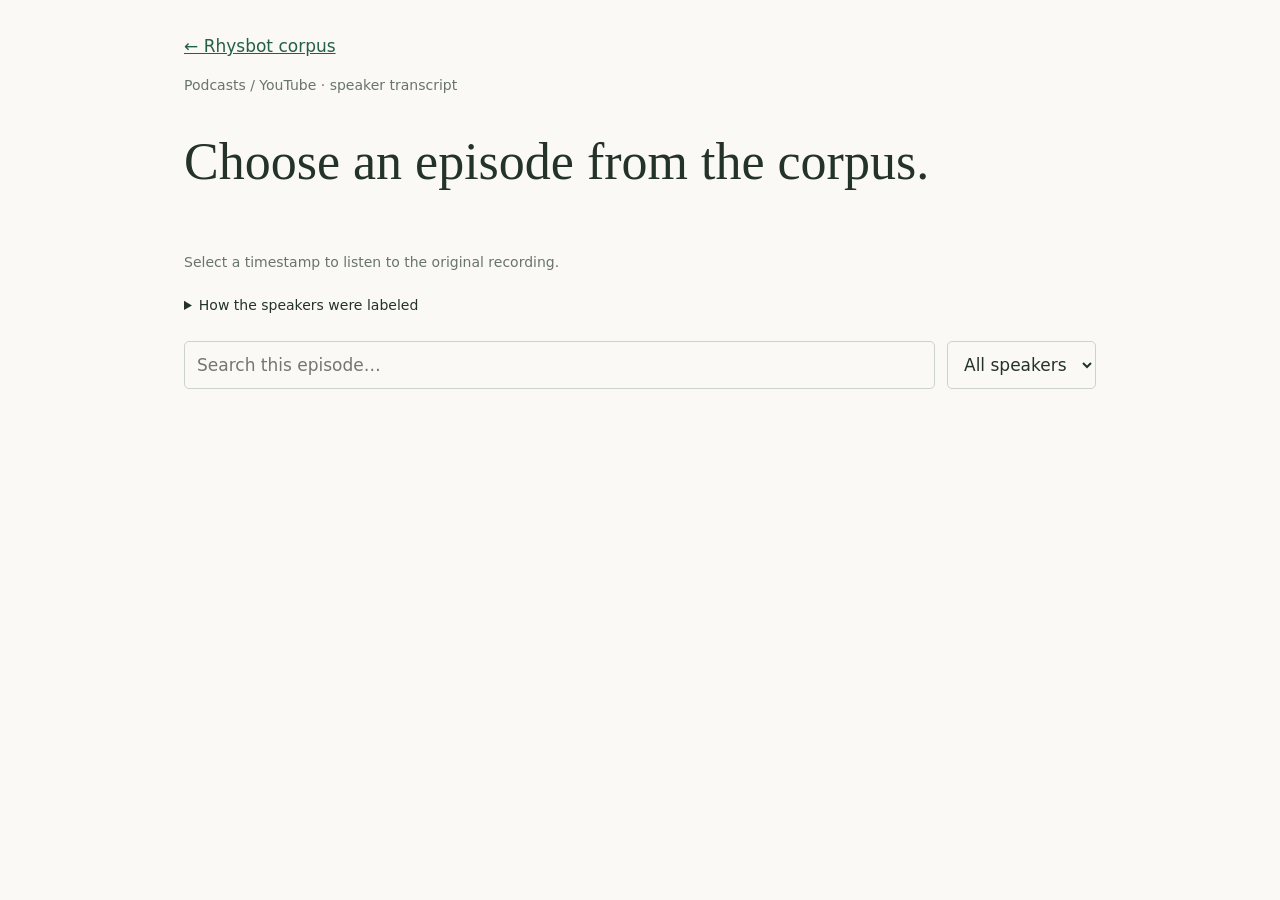
<file: site/transcript.html>
<!doctype html>
<html lang="en"><head><meta charset="utf-8"><meta name="viewport" content="width=device-width,initial-scale=1"><title>Podcast transcript · Rhysbot</title><style>
:root{color-scheme:light;--paper:#faf9f5;--ink:#24332a;--muted:#69746d;--green:#246144}*{box-sizing:border-box}body{margin:0;background:var(--paper);color:var(--ink);font:17px/1.65 system-ui,sans-serif}main{max-width:960px;margin:auto;padding:32px 24px}a{color:var(--green)}h1{font:clamp(30px,6vw,52px)/1.15 Georgia,serif;max-width:850px}p{max-width:80ch}.muted{color:var(--muted);font-size:14px}.toolbar{display:flex;flex-wrap:wrap;gap:12px;margin:24px 0}input,select,button{font:inherit;padding:9px 12px;border:1px solid #ccd3cc;border-radius:5px;background:transparent;color:inherit}input{flex:1;min-width:190px}button{cursor:pointer}button:hover{background:#edf1ea}audio{width:100%}article{padding:20px 0;border-top:1px solid #dce1da}article p{margin:10px 0;white-space:pre-wrap}.meta{display:flex;align-items:center;gap:14px;font-size:14px}.timestamp{border:0;padding:0;color:var(--green);font-variant-numeric:tabular-nums}.speaker{font-weight:650}.rhys{color:var(--green)}#status{min-height:1.65em}details{font-size:14px;margin:20px 0}li{margin:8px 0}
</style></head><body><main><a href="/rhysbot/?source=podcasts_youtube#corpus">← Rhysbot corpus</a><p class="muted">Podcasts / YouTube · speaker transcript</p><h1 id="title">Loading transcript…</h1><p id="description" class="muted"></p><div id="sources" class="toolbar"></div><audio id="audio" controls preload="none" hidden></audio><p id="playback" class="muted">Select a timestamp to listen to the original recording.</p><details><summary>How the speakers were labeled</summary><p>Speaker turns and words were inferred from the audio. Rhys labels use a cautious voice match to a host self-introduction. Other voices retain local guest labels; unknown or overlapping speech stays unknown. These are automatic annotations and can be wrong. A speaker’s quotations are not necessarily their beliefs.</p><ul id="limitations"></ul><a id="download">Download the screened transcript JSON</a></details><div class="toolbar"><input id="query" type="search" placeholder="Search this episode…" aria-label="Search transcript"><select id="speaker" aria-label="Filter speaker"><option value="">All speakers</option></select></div><p id="status" role="status" aria-live="polite"></p><div id="turns"></div><button id="more" hidden>Show more turns</button></main><script type="module">
const $=selector=>document.querySelector(selector),episode=new URLSearchParams(location.search).get('episode');
const stamp=value=>`${Math.floor(value/3600)?Math.floor(value/3600)+':':''}${Math.floor(value%3600/60).toString().padStart(2,'0')}:${Math.floor(value%60).toString().padStart(2,'0')}`;
let transcript=null,filtered=[],shown=0;
function text(parent,tag,value,cls){const element=document.createElement(tag);element.textContent=value;if(cls)element.className=cls;parent.append(element);return element}
function link(label,raw){try{const u=new URL(raw);if(!['http:','https:'].includes(u.protocol))return;const a=text($('#sources'),'a',label);a.href=u.href;a.target='_blank';a.rel='noopener noreferrer'}catch{}}
function listen(time){if(!transcript.rss_enclosure_url){try{const u=new URL(transcript.youtube_url),v=u.searchParams.get('v');if(u.hostname!=='www.youtube.com'||!/^[-A-Za-z0-9_]{11}$/.test(v||''))return;const target=new URL('https://www.youtube.com/watch');target.searchParams.set('v',v);target.searchParams.set('t',Math.floor(time)+'s');window.open(target.href,'_blank','noopener,noreferrer');return}catch{return}}const audio=$('#audio');try{const url=new URL(transcript.rss_enclosure_url);if(url.protocol!=='https:'||url.hostname!=='feeds.soundcloud.com')return;audio.hidden=false;if(!audio.src)audio.src=url.href;const seek=()=>{audio.currentTime=time;audio.play().catch(()=>{$('#playback').textContent='Press play to listen to the original recording.'})};if(audio.readyState>=1)seek();else{audio.addEventListener('loadedmetadata',seek,{once:true});audio.load()}$('#playback').textContent='Original RSS audio · '+stamp(time)}catch{$('#playback').textContent='Audio playback is unavailable. Open the original source above.'}}
function render(){for(const turn of filtered.slice(shown,shown+60)){const article=document.createElement('article'),meta=document.createElement('div');meta.className='meta';const time=text(meta,'button',stamp(turn.start)+'–'+stamp(turn.end),'timestamp');time.type='button';time.setAttribute('aria-label','Listen from '+stamp(turn.start));time.addEventListener('click',()=>listen(turn.start));text(meta,'span',turn.speaker,'speaker'+(turn.speaker==='Rhys Lindmark'?' rhys':''));article.append(meta);text(article,'p',turn.text===null?'[Withheld by the public-source privacy screen]':turn.text,turn.text===null?'muted':'');$('#turns').append(article)}shown=Math.min(shown+60,filtered.length);$('#status').textContent=`${filtered.length.toLocaleString()} matching turns · showing ${shown.toLocaleString()}`;$('#more').hidden=shown>=filtered.length}
function search(){const q=$('#query').value.toLowerCase().trim(),speaker=$('#speaker').value;filtered=transcript.turns.filter(t=>(!speaker||t.speaker_id===speaker)&&(!q||(t.text||'').toLowerCase().includes(q)));shown=0;$('#turns').replaceChildren();render()}
$('#query').addEventListener('input',search);$('#speaker').addEventListener('change',search);$('#more').addEventListener('click',render);
if(!/^podcast-[a-f0-9]{20}$/.test(episode||'')){$('#title').textContent='Choose an episode from the corpus.'}else{try{const url='https://raw.githubusercontent.com/Rhys-Lindmark/rhysbot/152fbf26ee4d92f08508451d2a9a65e84b8b1e07/data/public/speaker-transcripts/'+episode+'.json';const response=await fetch(url);if(!response.ok)throw Error('missing');transcript=await response.json();if(transcript.id!==episode||!Array.isArray(transcript.turns))throw Error('invalid');$('#title').textContent=transcript.title;document.title=transcript.title+' · Rhysbot transcript';$('#description').textContent=`${stamp(transcript.audio_duration_seconds)} · ${transcript.turns.length.toLocaleString()} speaker turns · ${transcript.audio_source_kind==='youtube_audio'?'YouTube audio':'original podcast audio'}`;link(transcript.audio_source_kind==='youtube_audio'?'Original YouTube recording ↗':'Original podcast ↗',transcript.source_url);if(transcript.youtube_url&&transcript.youtube_url!==transcript.source_url)link('YouTube edition ↗',transcript.youtube_url);$('#download').href=url;for(const limitation of transcript.limitations||[])text($('#limitations'),'li',limitation);const speakers=new Map(transcript.turns.map(t=>[t.speaker_id,t.speaker]));for(const[id,label]of speakers){const option=text($('#speaker'),'option',label);option.value=id}search()}catch{$('#title').textContent='This transcript is not available yet.';$('#status').textContent='Return to the corpus to browse released episodes.'}}
</script></body></html>
</file>
<file: site/learn/style.css>
:root{color-scheme:light;--ink:#242c29;--muted:#637169;--line:#dce3db;--paper:#f5f7f1;--green:#315f49}*{box-sizing:border-box}body{margin:0;background:var(--paper);color:var(--ink);font:16px/1.65 system-ui,-apple-system,BlinkMacSystemFont,"Segoe UI",sans-serif}.shell{max-width:1180px;margin:auto;padding:24px clamp(18px,4vw,48px) 40px}header{display:flex;align-items:center;justify-content:space-between;gap:20px;margin-bottom:60px}.brand{font-weight:750;letter-spacing:-.04em;font-size:22px;text-decoration:none;color:var(--ink)}.brand span{color:var(--green)}nav{display:flex;gap:12px 18px;font-size:13px;flex-wrap:wrap;justify-content:flex-end}nav [aria-current]{font-weight:750;text-decoration:none}a{color:var(--green);text-underline-offset:3px}a:focus-visible{outline:3px solid #8baed2;outline-offset:4px}h1{font:500 clamp(34px,5vw,57px)/1.1 Georgia,serif;letter-spacing:-.035em;margin:12px 0 22px}h2{font:500 clamp(25px,3vw,32px)/1.2 Georgia,serif;letter-spacing:-.02em;margin:0 0 20px}h3{font-size:20px;line-height:1.3;margin:10px 0 14px}p{margin:0 0 16px}.eyebrow,.tag{font-size:11px;letter-spacing:.09em;text-transform:uppercase;font-weight:750;color:var(--green)}.intro{font-size:18px;max-width:850px;color:var(--muted)}section{border-top:1px solid var(--line);padding-top:32px;margin-top:46px}section>p{max-width:900px}.models{display:grid;grid-template-columns:repeat(3,minmax(0,1fr));gap:18px}.models article{background:#fff;border:1px solid var(--line);border-top:3px solid #6c9278;border-radius:14px;padding:22px;font-size:14px}.models article:nth-child(2){background:#f1eff7;border-top-color:#a49bbd}.models article:nth-child(3){background:#f7f2e7;border-top-color:#b09a65}.tag{letter-spacing:.035em}.caution{color:#795337;border-left:2px solid #c0a577;padding-left:12px}.pipeline{list-style:none;padding:0;display:grid;grid-template-columns:repeat(4,minmax(0,1fr));gap:22px;counter-reset:stage}.pipeline li{counter-increment:stage}.pipeline li:before{content:"0" counter(stage);display:block;font-size:12px;font-weight:750;color:var(--green);border-bottom:2px solid #bccbbf;padding-bottom:8px;margin-bottom:12px}.pipeline p{font-size:14px;color:var(--muted);margin:7px 0}.pipeline a{font-size:13px}.callout{border:1px solid #c5d5c1;background:#eaf0e6;border-radius:12px;padding:20px;margin-top:26px}.figures{display:grid;grid-template-columns:repeat(2,minmax(0,1fr));gap:22px}figure{margin:0;background:#fff;border:1px solid var(--line);border-radius:12px;padding:14px}figure img{display:block;width:100%;height:auto;aspect-ratio:1.5;object-fit:contain}figcaption{font-size:12px;color:var(--muted);padding:12px 2px 2px}footer{display:flex;flex-wrap:wrap;gap:12px 24px;border-top:1px solid var(--line);padding-top:24px;margin-top:48px;font-size:12px}@media(max-width:880px){.models{grid-template-columns:1fr}.pipeline{grid-template-columns:repeat(2,minmax(0,1fr))}}@media(max-width:560px){header{align-items:flex-start;gap:16px;margin-bottom:38px}nav{gap:8px 12px;font-size:12px}.pipeline,.figures{grid-template-columns:1fr}section{margin-top:32px;padding-top:26px}.models article{padding:18px}}
</file>
